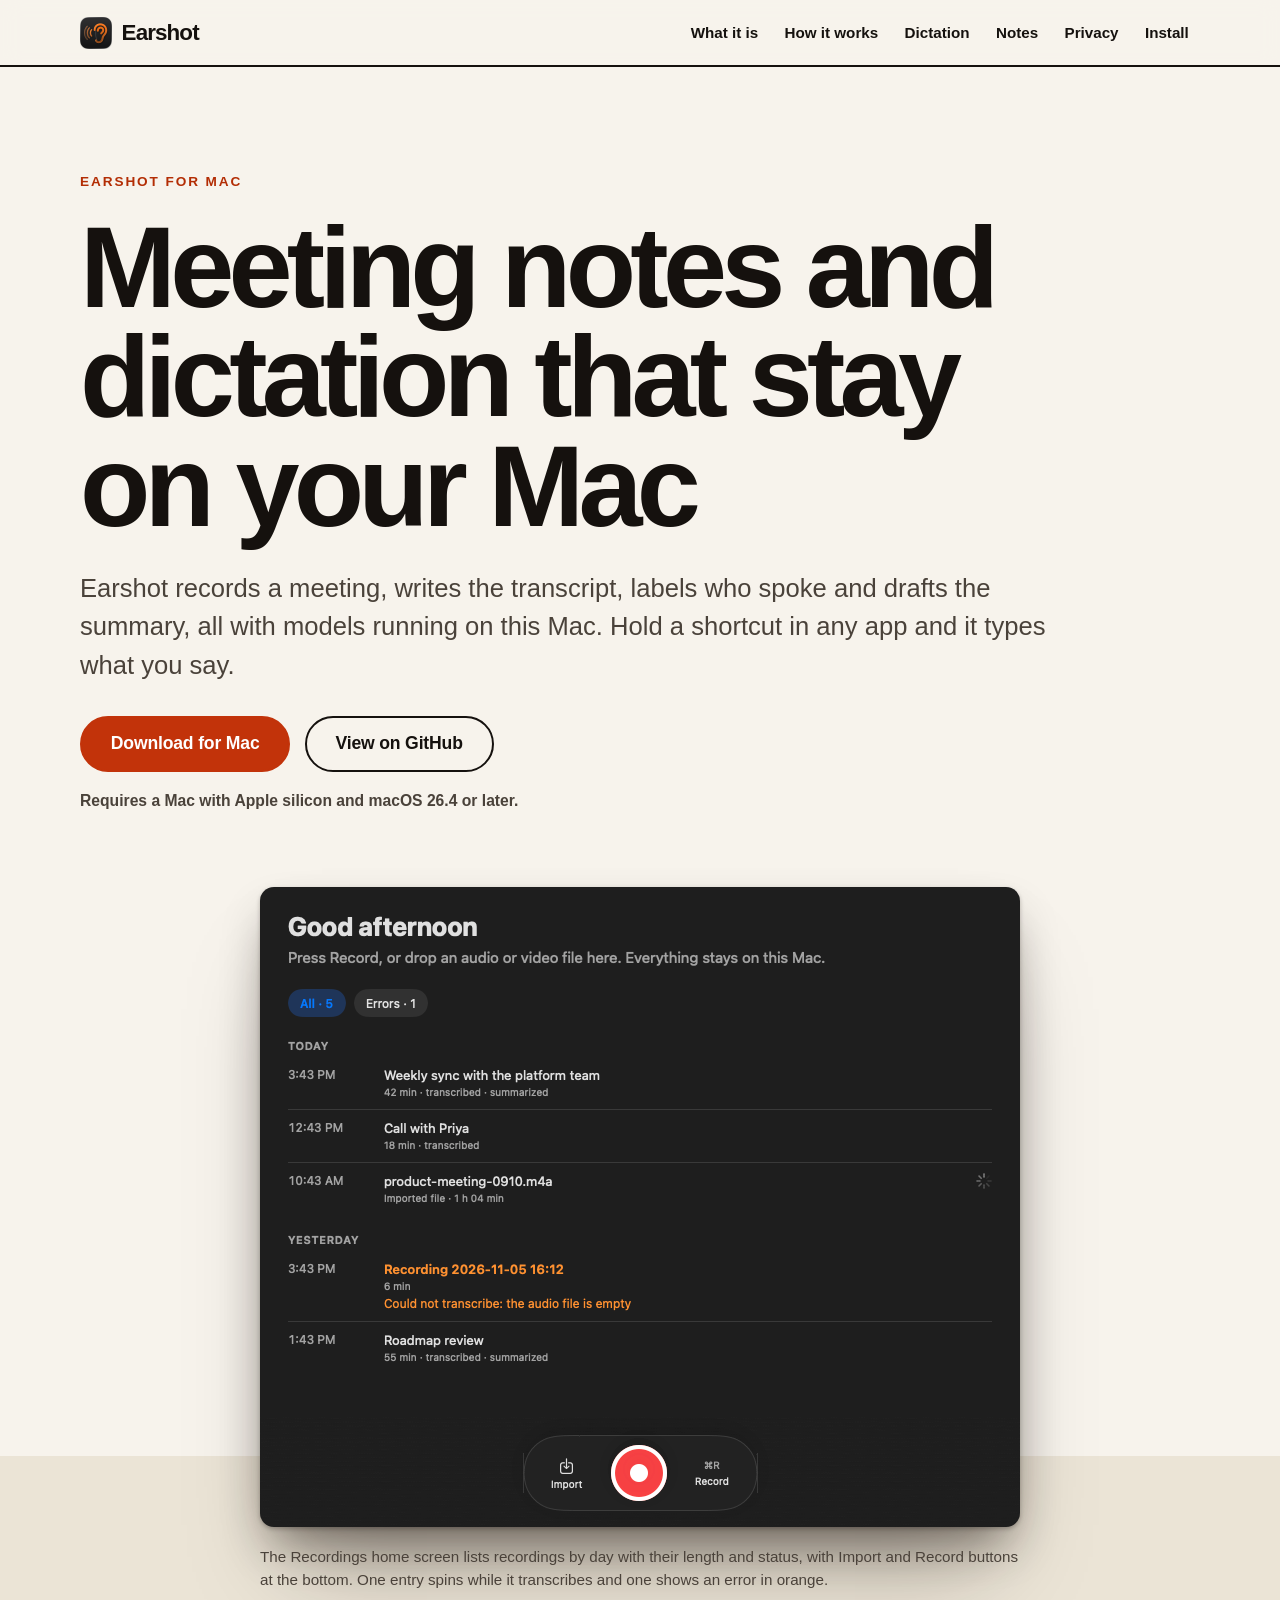
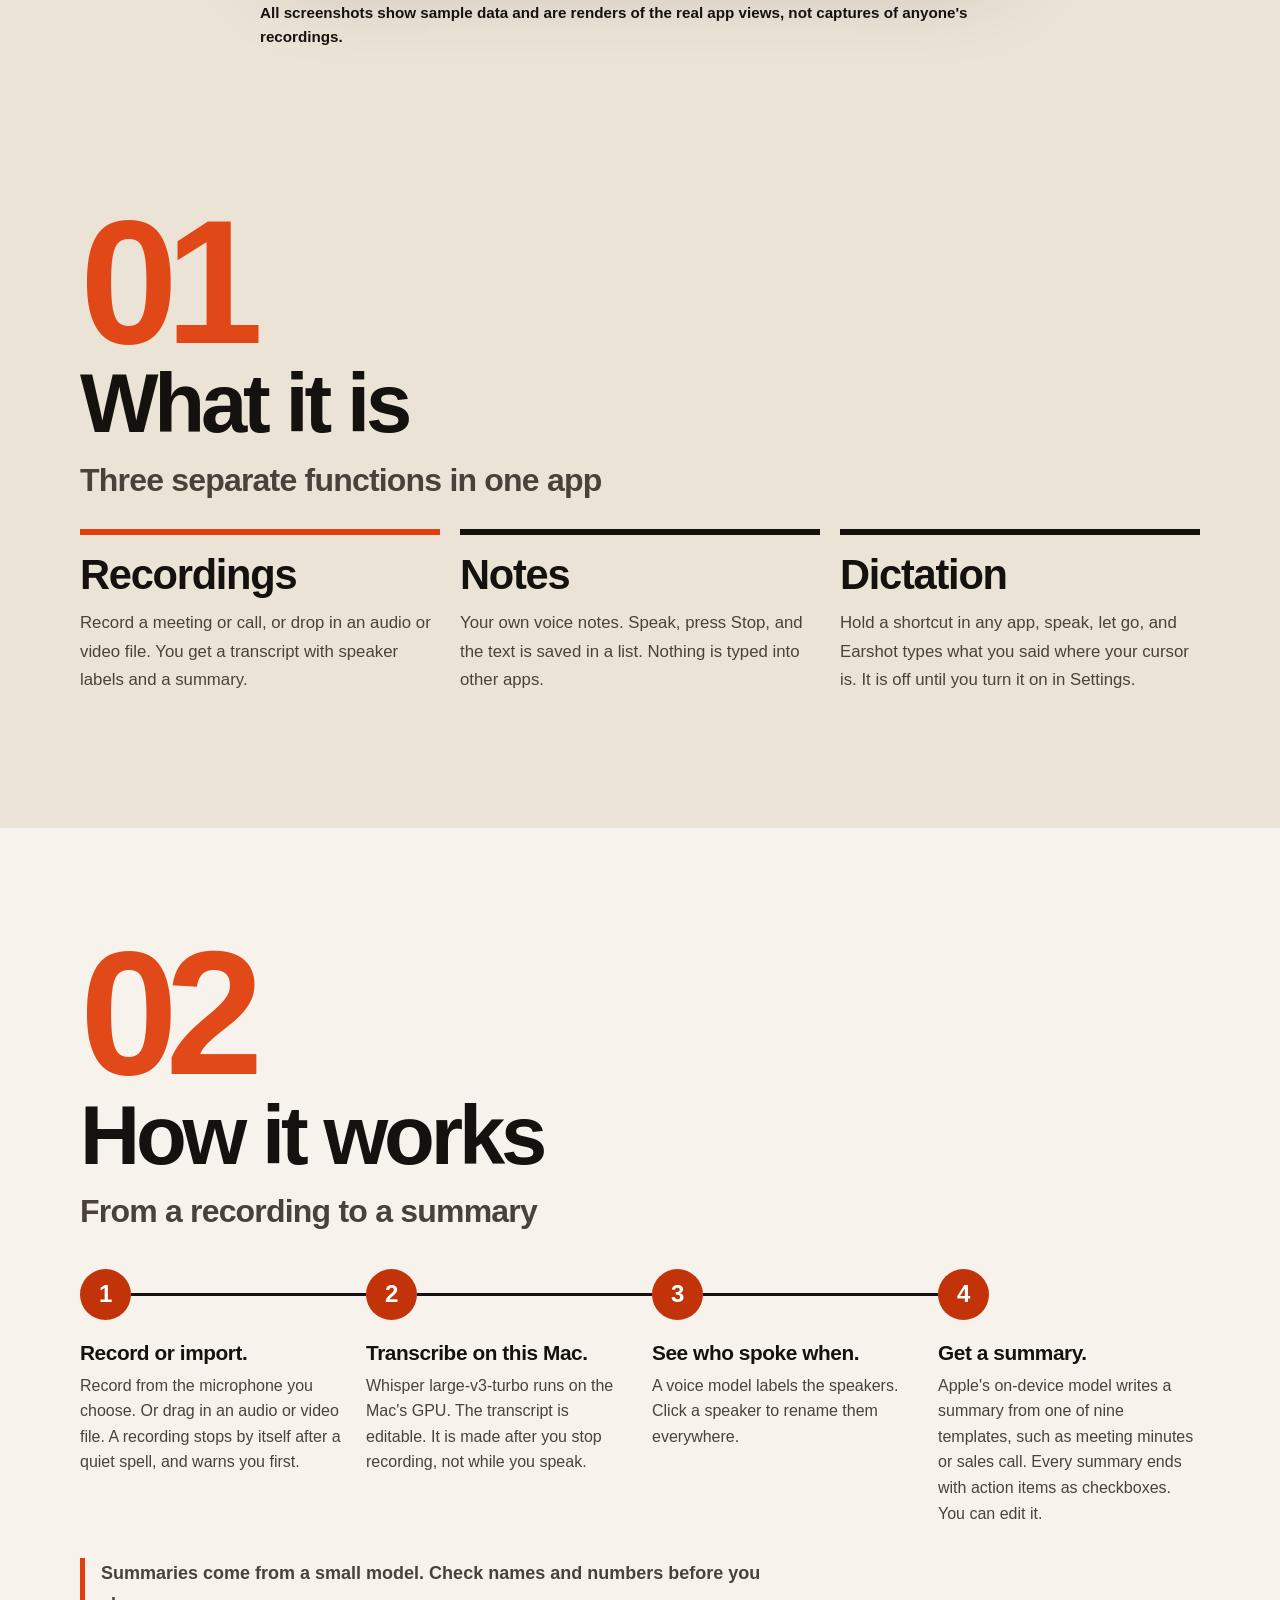
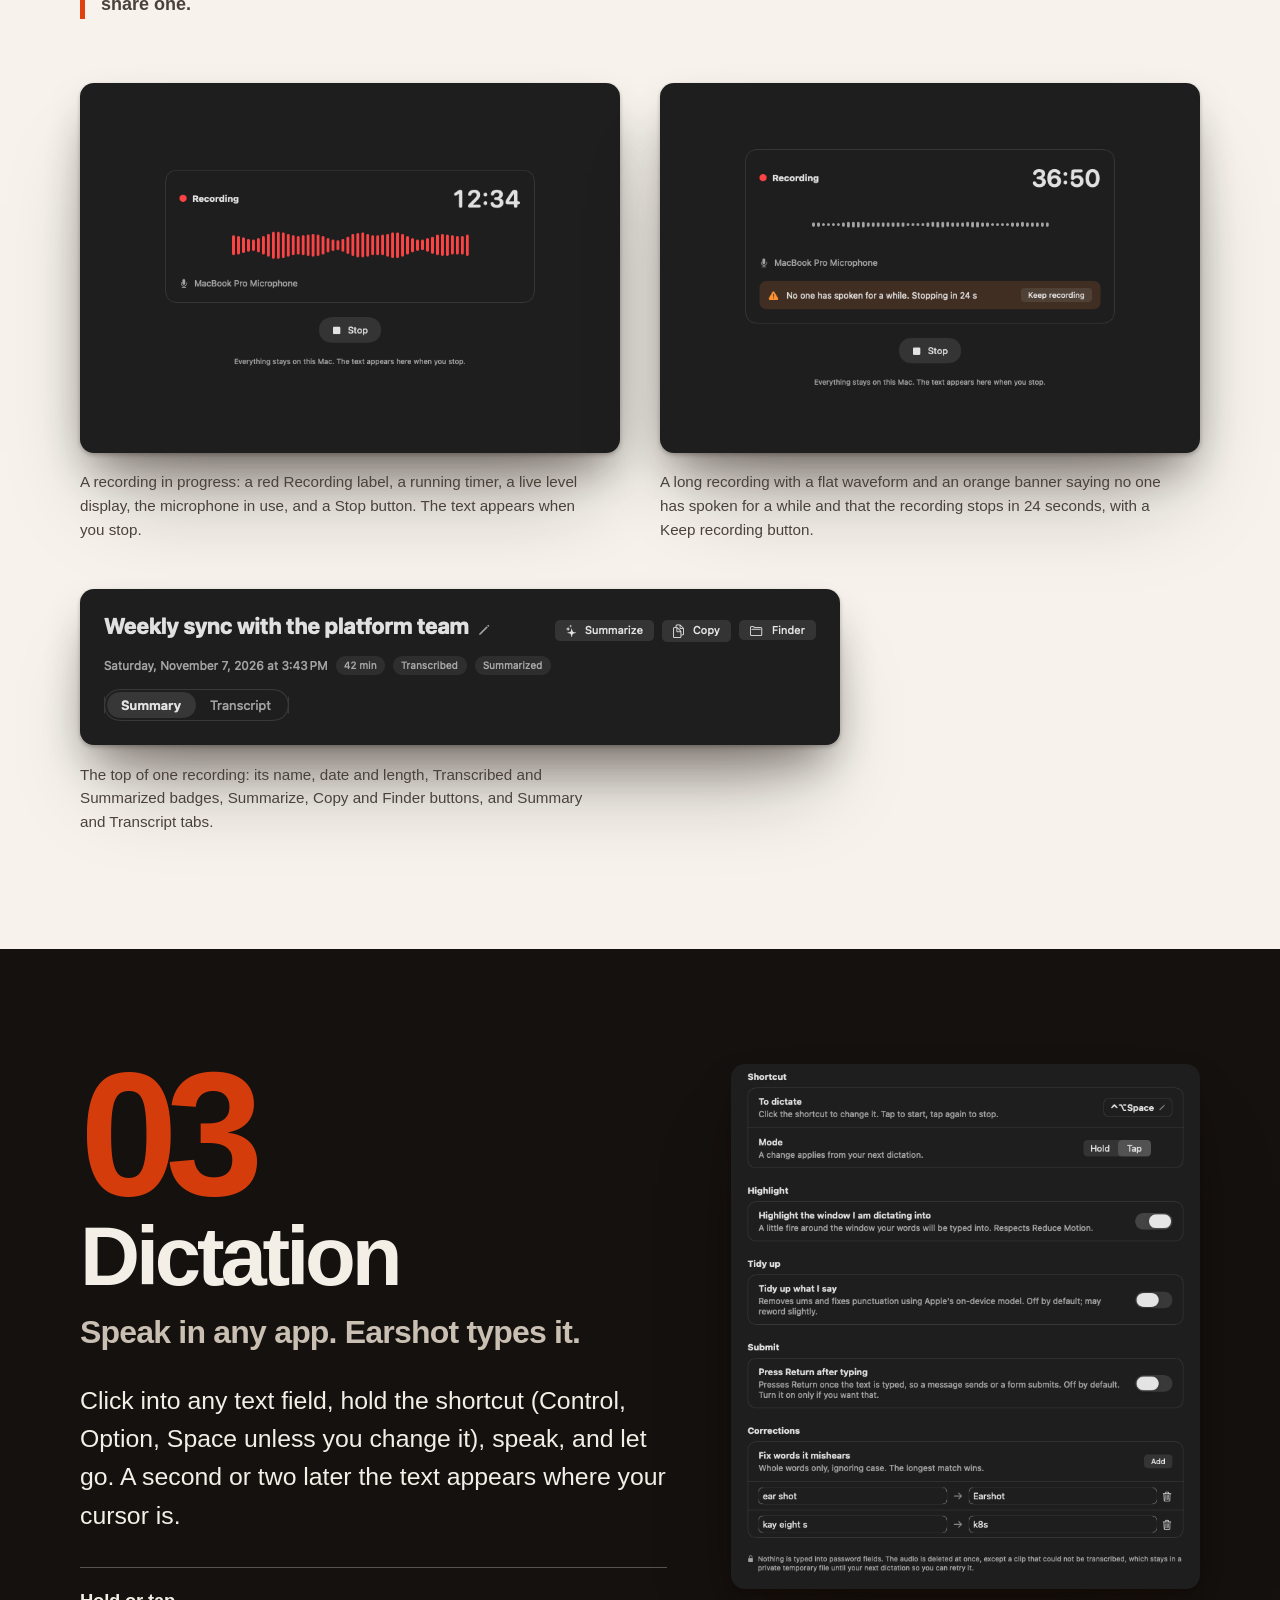
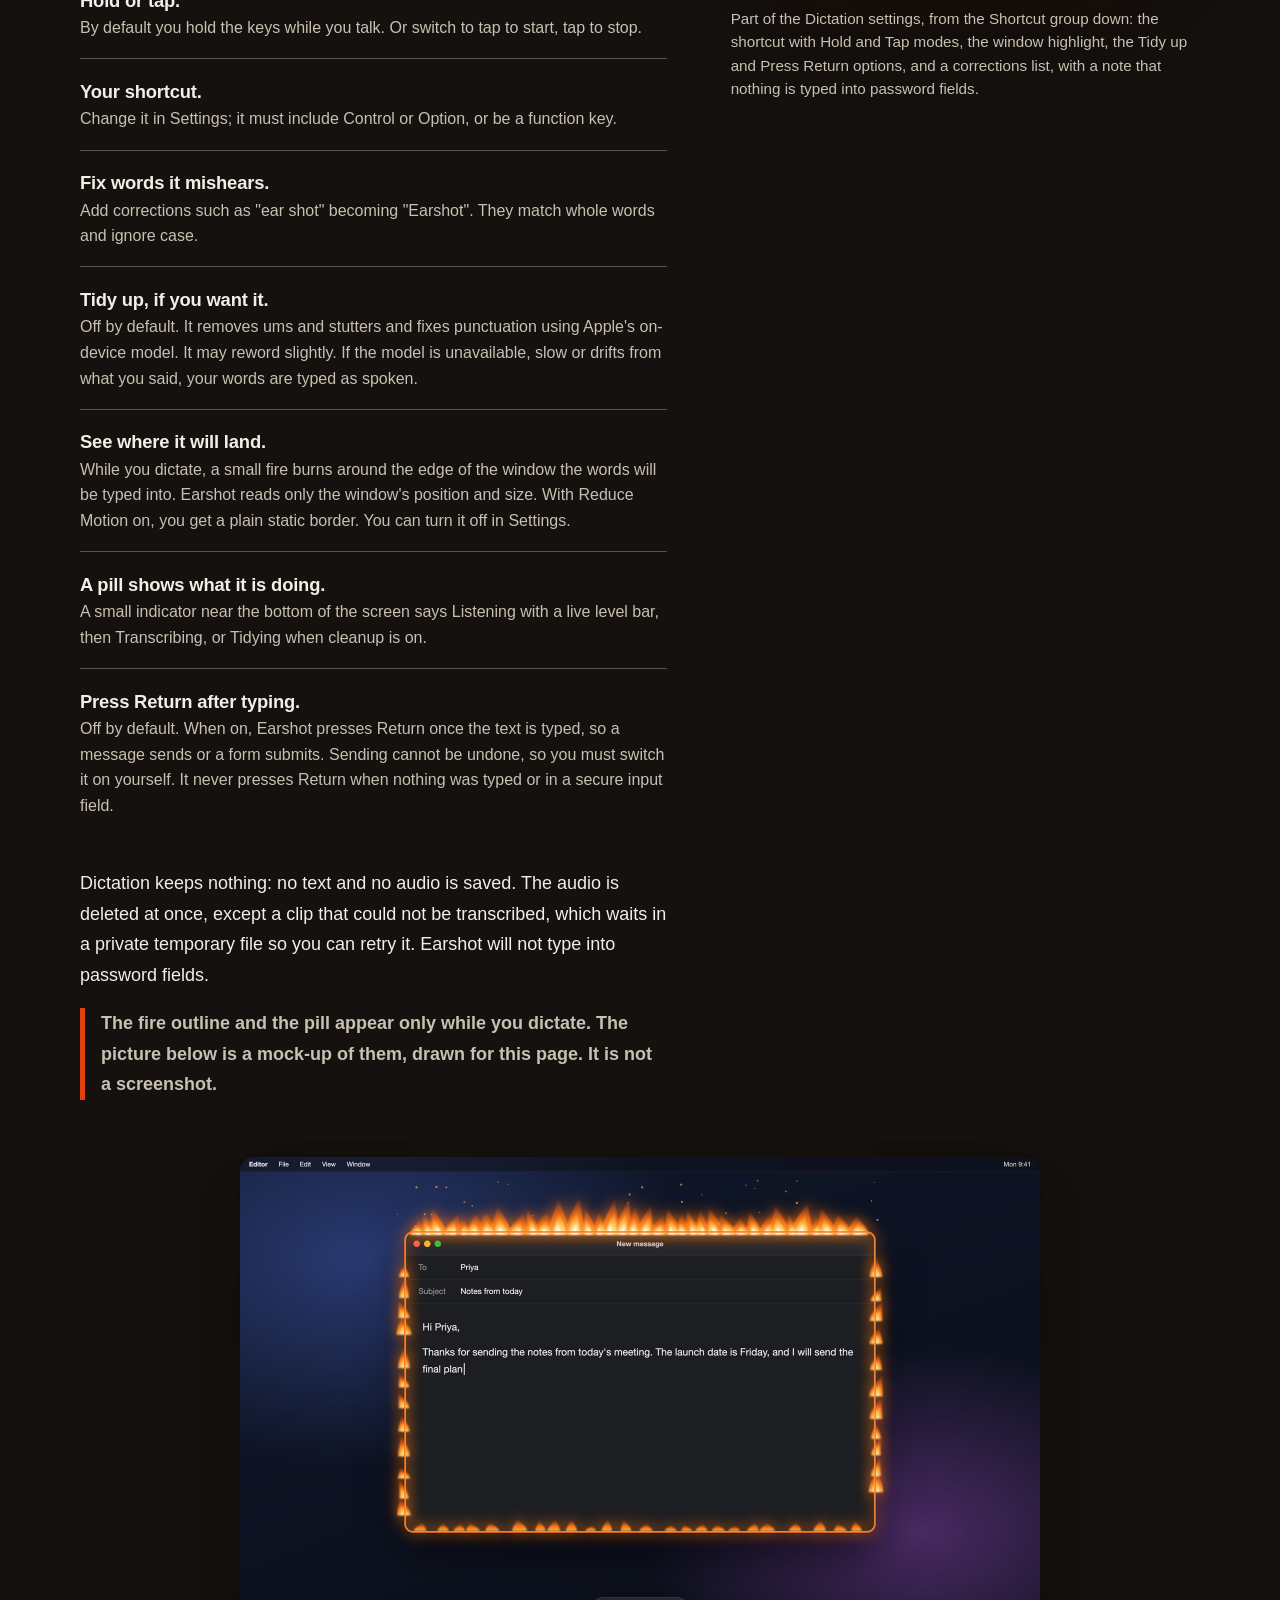
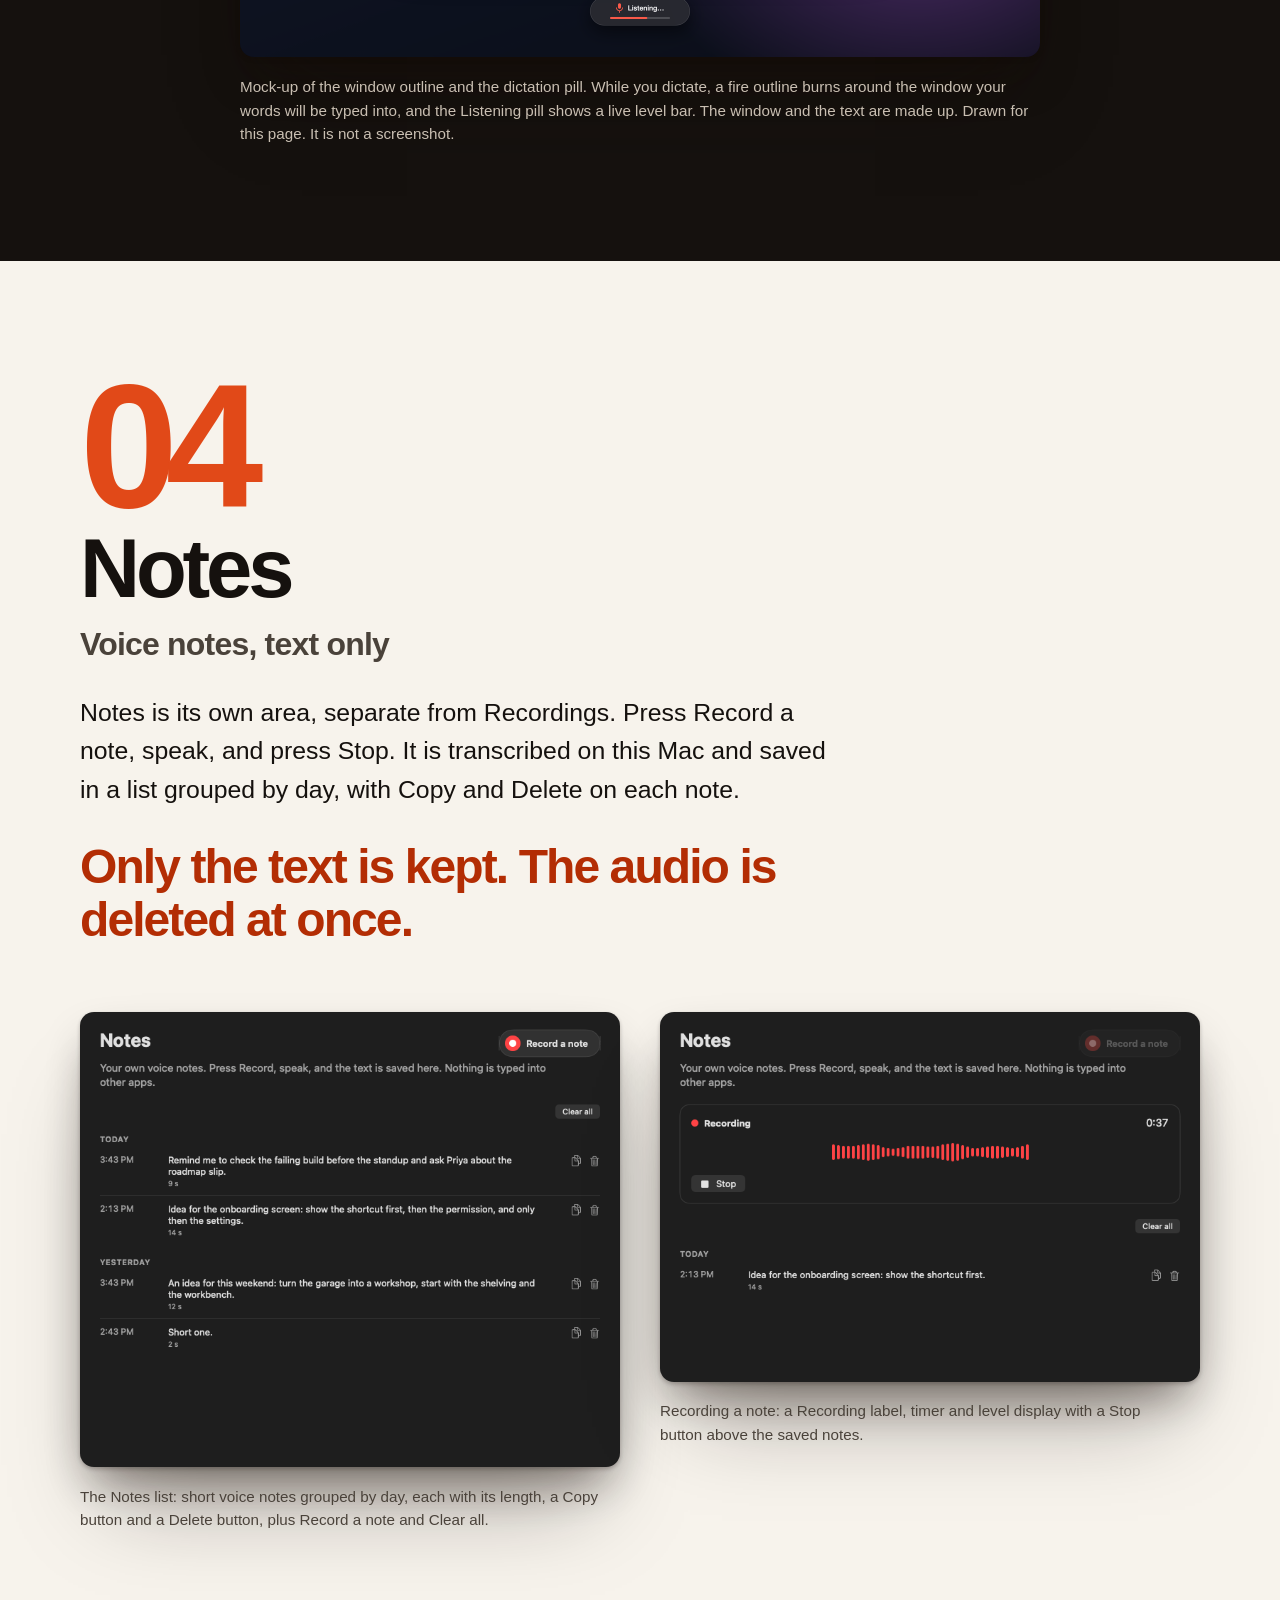
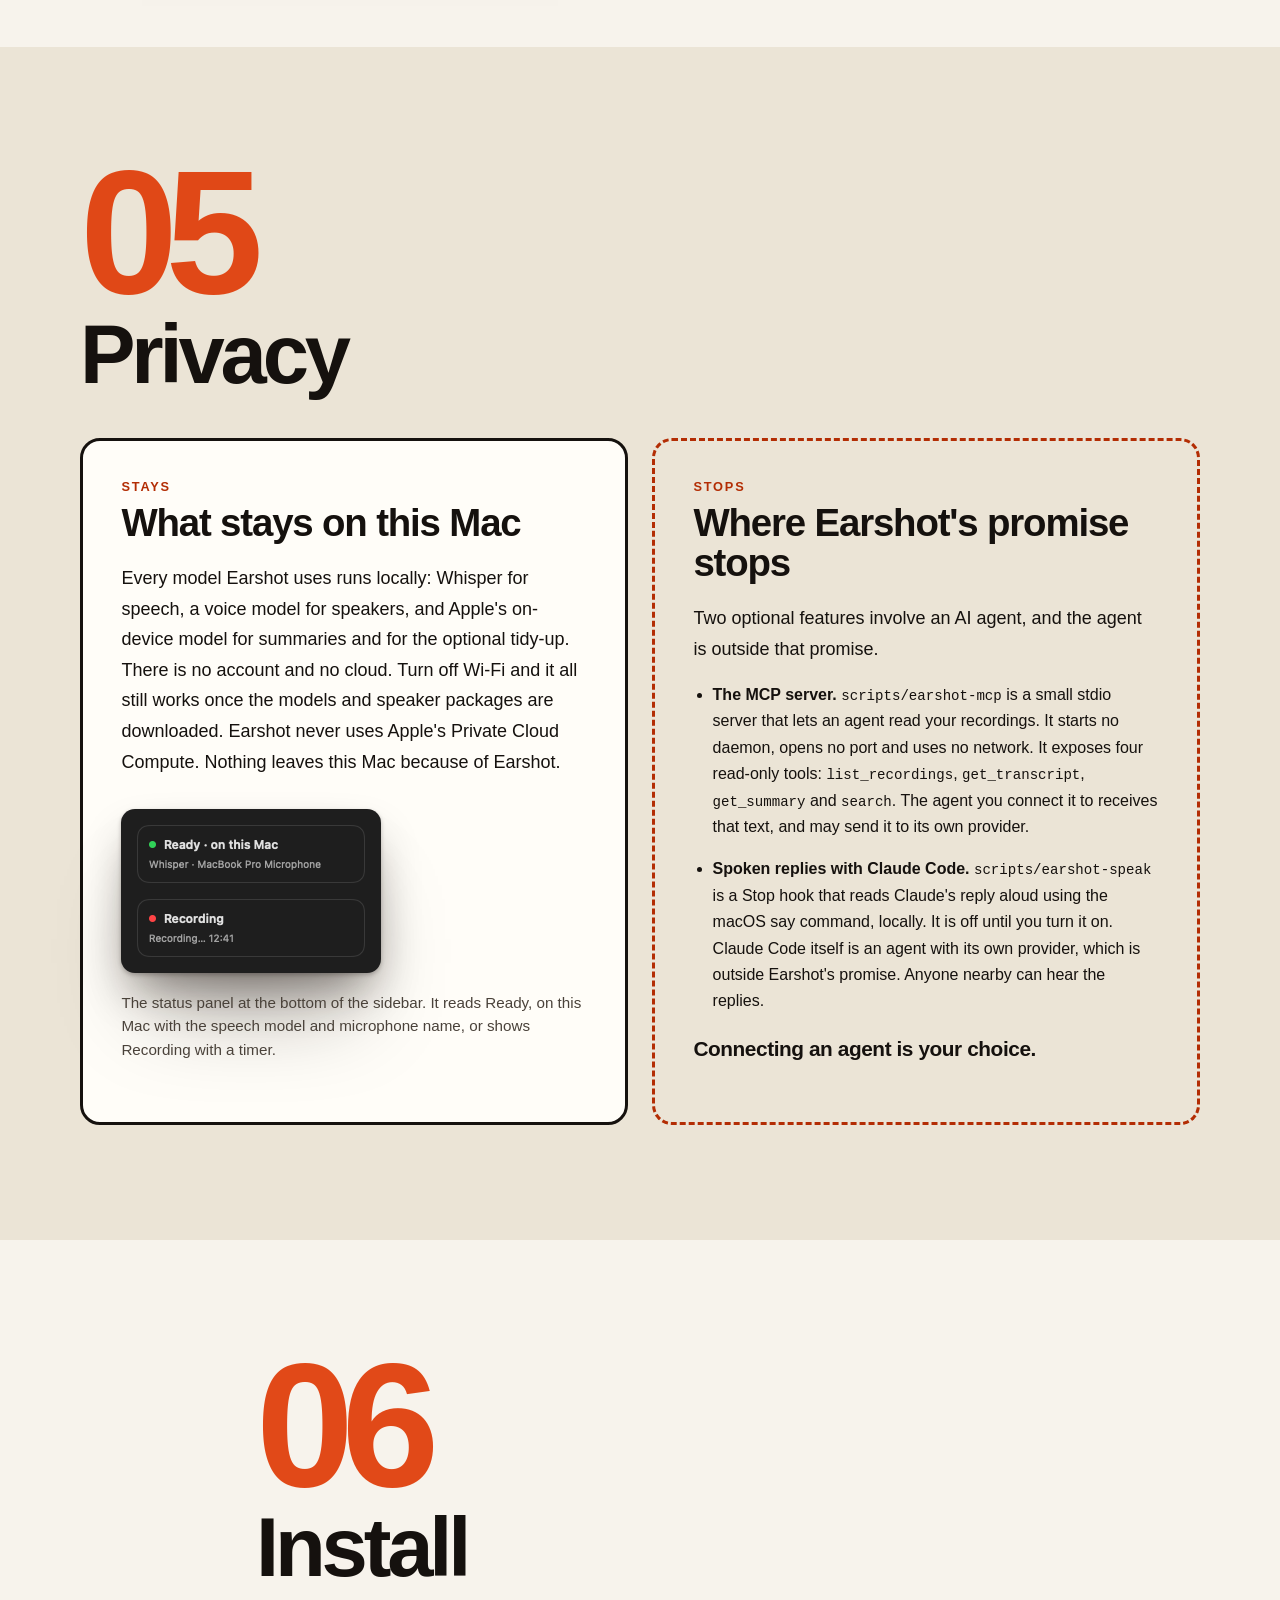
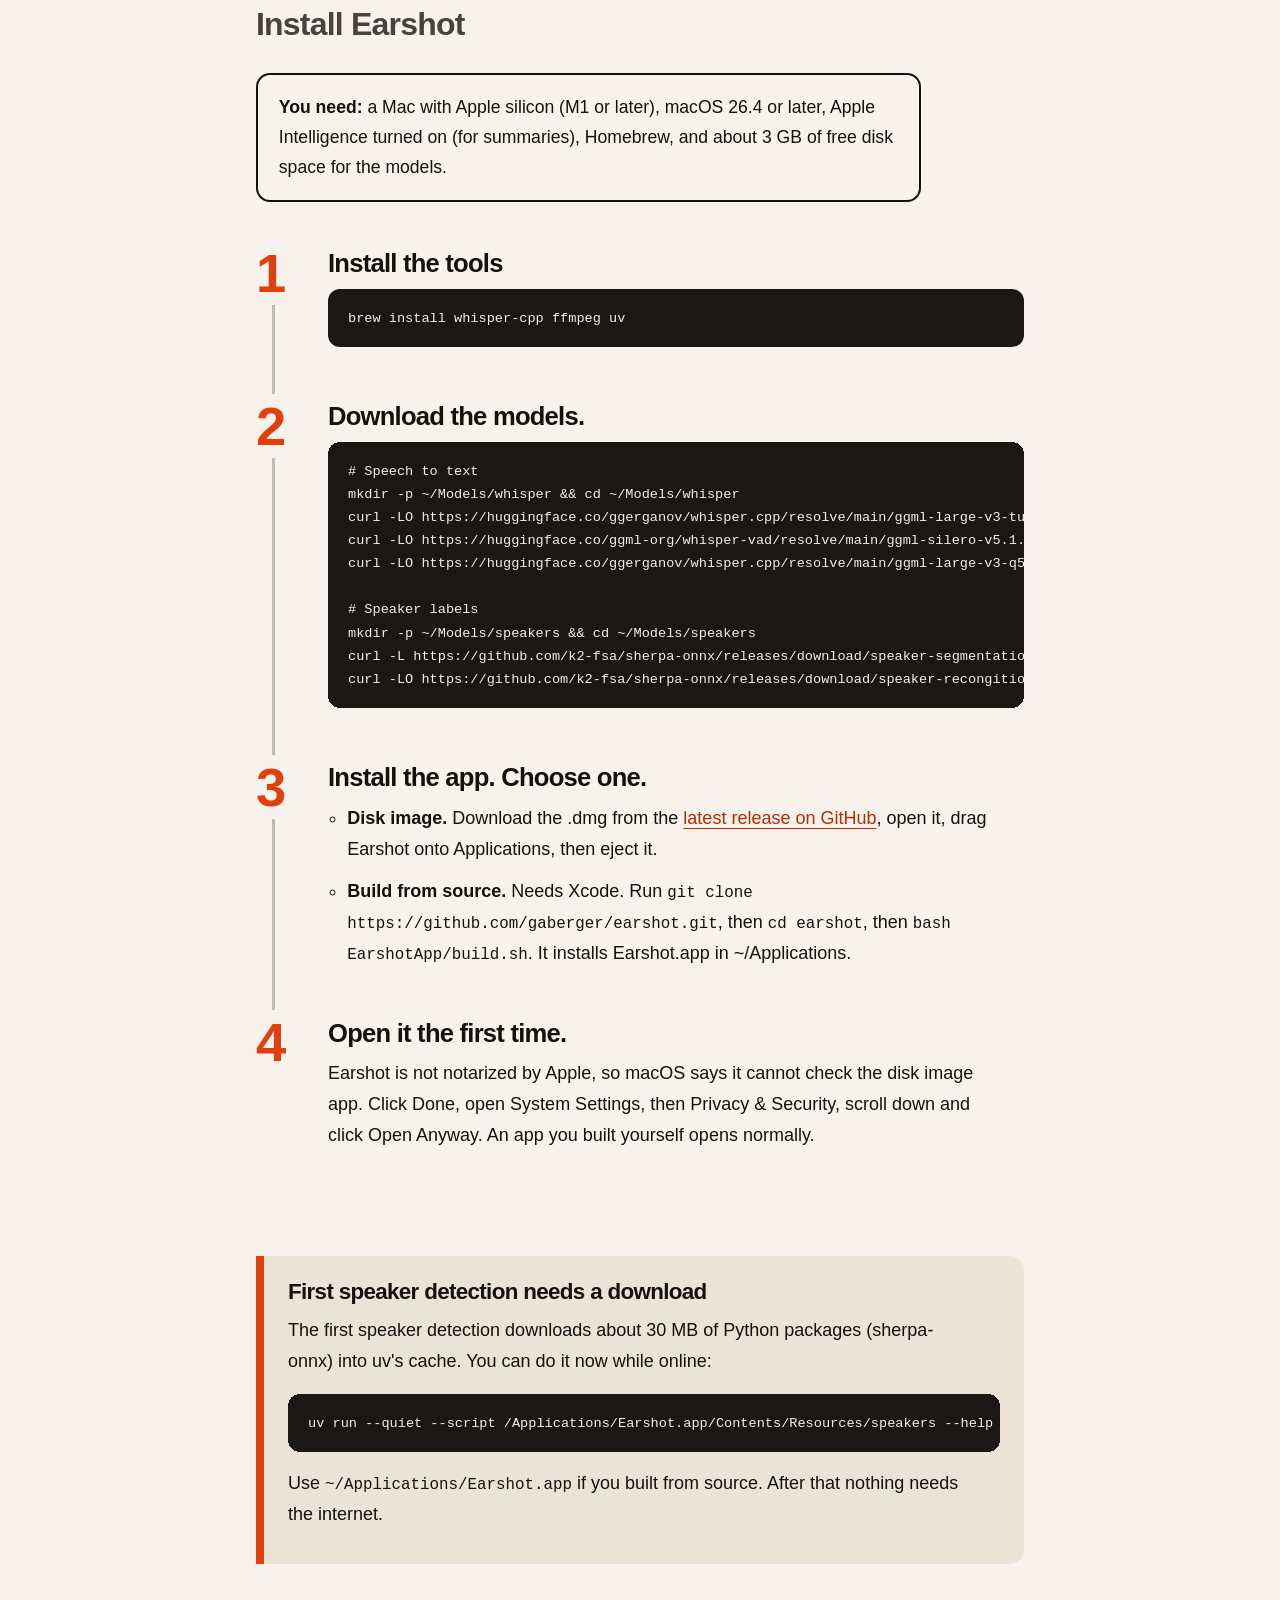
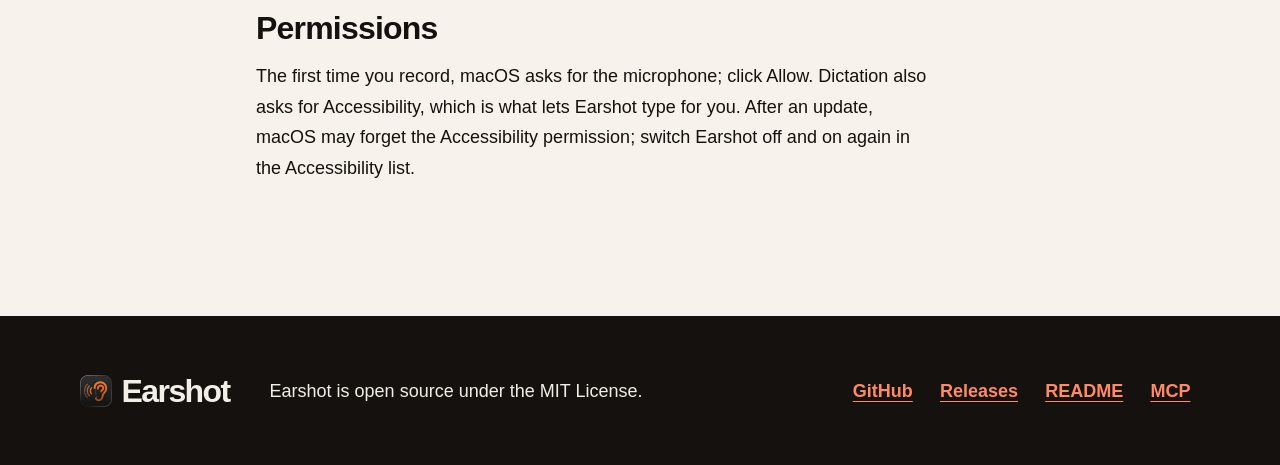
<file: site/index.html>
<!doctype html>
<html lang="en">
<head>
<meta charset="utf-8">
<meta name="viewport" content="width=device-width, initial-scale=1">
<title>Earshot - private meeting notes and dictation for Mac</title>
<meta name="description" content="Earshot records meetings on your Mac, transcribes them, labels who spoke and writes a summary. Everything runs on-device.">
<meta name="color-scheme" content="light dark">
<link rel="icon" type="image/png" href="earshot-logo.png">
<link rel="stylesheet" href="style.css">
</head>
<body>
<a class="skip" href="#main">Skip to content</a>

<header class="top">
  <div class="wrap top-in">
    <a class="brand" href="#top"><span class="mark" aria-hidden="true"></span>Earshot</a>
    <nav aria-label="Primary">
      <ul>
        <li><a href="#what">What it is</a></li>
        <li><a href="#how">How it works</a></li>
        <li><a href="#dictation">Dictation</a></li>
        <li><a href="#notes">Notes</a></li>
        <li><a href="#privacy">Privacy</a></li>
        <li><a href="#install">Install</a></li>
      </ul>
    </nav>
  </div>
</header>

<main id="main">
  <section class="hero" id="top" aria-labelledby="h1">
    <div class="wrap">
      <p class="kicker">Earshot for Mac</p>
      <h1 id="h1">Meeting notes and dictation that stay on your Mac</h1>
      <p class="lede">Earshot records a meeting, writes the transcript, labels who spoke and drafts the summary, all with models running on this Mac. Hold a shortcut in any app and it types what you say.</p>
      <p class="cta">
        <a class="btn btn-primary" href="https://github.com/gaberger/earshot/releases/latest">Download for Mac</a>
        <a class="btn btn-ghost" href="https://github.com/gaberger/earshot">View on GitHub</a>
      </p>
      <p class="req">Requires a Mac with Apple silicon and macOS 26.4 or later.</p>
      <figure class="shot hero-shot">
        <img src="img/recordings-home.png" width="760" height="640" alt="Earshot's recordings list in a dark window: meetings grouped by day with durations and transcribed or summarized status, and a red Record button with an Import button at the bottom.">
        <figcaption>The Recordings home screen lists recordings by day with their length and status, with Import and Record buttons at the bottom. One entry spins while it transcribes and one shows an error in orange.
          <span class="sample">All screenshots show sample data and are renders of the real app views, not captures of anyone's recordings.</span></figcaption>
      </figure>
    </div>
  </section>

  <section class="band band-alt" id="what" aria-labelledby="what-h">
    <div class="wrap">
      <p class="secno" aria-hidden="true">01</p>
      <h2 id="what-h">What it is</h2>
      <h3 class="sub">Three separate functions in one app</h3>
      <div class="three">
        <article class="fn">
          <h4>Recordings</h4>
          <p>Record a meeting or call, or drop in an audio or video file. You get a transcript with speaker labels and a summary.</p>
        </article>
        <article class="fn">
          <h4>Notes</h4>
          <p>Your own voice notes. Speak, press Stop, and the text is saved in a list. Nothing is typed into other apps.</p>
        </article>
        <article class="fn">
          <h4>Dictation</h4>
          <p>Hold a shortcut in any app, speak, let go, and Earshot types what you said where your cursor is. It is off until you turn it on in Settings.</p>
        </article>
      </div>
    </div>
  </section>

  <section class="band" id="how" aria-labelledby="how-h">
    <div class="wrap">
      <p class="secno" aria-hidden="true">02</p>
      <h2 id="how-h">How it works</h2>
      <h3 class="sub">From a recording to a summary</h3>
      <ol class="steps">
        <li><strong>Record or import.</strong> Record from the microphone you choose. Or drag in an audio or video file. A recording stops by itself after a quiet spell, and warns you first.</li>
        <li><strong>Transcribe on this Mac.</strong> Whisper large-v3-turbo runs on the Mac's GPU. The transcript is editable. It is made after you stop recording, not while you speak.</li>
        <li><strong>See who spoke when.</strong> A voice model labels the speakers. Click a speaker to rename them everywhere.</li>
        <li><strong>Get a summary.</strong> Apple's on-device model writes a summary from one of nine templates, such as meeting minutes or sales call. Every summary ends with action items as checkboxes. You can edit it.</li>
      </ol>
      <p class="aside">Summaries come from a small model. Check names and numbers before you share one.</p>

      <div class="gallery">
        <figure class="shot">
          <img loading="lazy" src="img/recording-live.png" width="760" height="520" alt="Earshot recording a meeting: a timer reading 12:34, a red audio waveform, the MacBook Pro Microphone as input, and a Stop button.">
          <figcaption>A recording in progress: a red Recording label, a running timer, a live level display, the microphone in use, and a Stop button. The text appears when you stop.</figcaption>
        </figure>
        <figure class="shot">
          <img loading="lazy" src="img/recording-auto-stop.png" width="760" height="520" alt="Earshot warning that no one has spoken for a while and that the recording will stop in 24 seconds, with a Keep recording button.">
          <figcaption>A long recording with a flat waveform and an orange banner saying no one has spoken for a while and that the recording stops in 24 seconds, with a Keep recording button.</figcaption>
        </figure>
        <figure class="shot wide">
          <img loading="lazy" src="img/recording-detail-header.png" width="760" height="156" alt="The top of a finished recording in Earshot: its title, 42 minute length, Transcribed and Summarized badges, Summarize, Copy and Finder buttons, and Summary and Transcript tabs.">
          <figcaption>The top of one recording: its name, date and length, Transcribed and Summarized badges, Summarize, Copy and Finder buttons, and Summary and Transcript tabs.</figcaption>
        </figure>
      </div>
    </div>
  </section>

  <section class="band band-ink" id="dictation" aria-labelledby="dict-h">
    <div class="wrap dict">
      <div class="dict-text">
        <p class="secno" aria-hidden="true">03</p>
        <h2 id="dict-h">Dictation</h2>
        <h3 class="sub">Speak in any app. Earshot types it.</h3>
        <p class="big">Click into any text field, hold the shortcut (Control, Option, Space unless you change it), speak, and let go. A second or two later the text appears where your cursor is.</p>
        <ul class="feat">
          <li><strong>Hold or tap.</strong> By default you hold the keys while you talk. Or switch to tap to start, tap to stop.</li>
          <li><strong>Your shortcut.</strong> Change it in Settings; it must include Control or Option, or be a function key.</li>
          <li><strong>Fix words it mishears.</strong> Add corrections such as "ear shot" becoming "Earshot". They match whole words and ignore case.</li>
          <li><strong>Tidy up, if you want it.</strong> Off by default. It removes ums and stutters and fixes punctuation using Apple's on-device model. It may reword slightly. If the model is unavailable, slow or drifts from what you said, your words are typed as spoken.</li>
          <li><strong>See where it will land.</strong> While you dictate, a small fire burns around the edge of the window the words will be typed into. Earshot reads only the window's position and size. With Reduce Motion on, you get a plain static border. You can turn it off in Settings.</li>
          <li><strong>A pill shows what it is doing.</strong> A small indicator near the bottom of the screen says Listening with a live level bar, then Transcribing, or Tidying when cleanup is on.</li>
          <li><strong>Press Return after typing.</strong> Off by default. When on, Earshot presses Return once the text is typed, so a message sends or a form submits. Sending cannot be undone, so you must switch it on yourself. It never presses Return when nothing was typed or in a secure input field.</li>
        </ul>
        <p>Dictation keeps nothing: no text and no audio is saved. The audio is deleted at once, except a clip that could not be transcribed, which waits in a private temporary file so you can retry it. Earshot will not type into password fields.</p>
        <p class="aside">The fire outline and the pill appear only while you dictate. The picture below is a mock-up of them, drawn for this page. It is not a screenshot.</p>
      </div>
      <figure class="shot dict-shot">
        <img loading="lazy" src="img/dictation-settings.png" width="680" height="761" alt="Earshot's dictation settings: a shortcut with Hold and Tap modes, toggles for window highlight, tidying up speech and pressing Return, and a list of word corrections.">
        <figcaption>Part of the Dictation settings, from the Shortcut group down: the shortcut with Hold and Tap modes, the window highlight, the Tidy up and Press Return options, and a corrections list, with a note that nothing is typed into password fields.</figcaption>
      </figure>
    </div>
    <div class="wrap">
      <figure class="shot dict-mockup">
        <img loading="lazy" src="img/dictation-outline-mockup.png" width="800" height="500" alt="Mock-up of a message window with a glowing orange fire outline around it while you dictate, and the Listening pill with its level bar at the bottom of the screen.">
        <figcaption>Mock-up of the window outline and the dictation pill. While you dictate, a fire outline burns around the window your words will be typed into, and the Listening pill shows a live level bar. The window and the text are made up. Drawn for this page. It is not a screenshot.</figcaption>
      </figure>
    </div>
  </section>

  <section class="band" id="notes" aria-labelledby="notes-h">
    <div class="wrap">
      <p class="secno" aria-hidden="true">04</p>
      <h2 id="notes-h">Notes</h2>
      <h3 class="sub">Voice notes, text only</h3>
      <div class="notes-grid">
        <div class="notes-text">
          <p class="big">Notes is its own area, separate from Recordings. Press Record a note, speak, and press Stop. It is transcribed on this Mac and saved in a list grouped by day, with Copy and Delete on each note.</p>
          <p class="pull">Only the text is kept. The audio is deleted at once.</p>
        </div>
        <figure class="shot">
          <img loading="lazy" src="img/notes-list.png" width="760" height="640" alt="Earshot's Notes page listing short voice notes as text with their times and lengths, each with copy and delete buttons.">
          <figcaption>The Notes list: short voice notes grouped by day, each with its length, a Copy button and a Delete button, plus Record a note and Clear all.</figcaption>
        </figure>
        <figure class="shot">
          <img loading="lazy" src="img/notes-recording.png" width="760" height="520" alt="Earshot recording a voice note: a red waveform with a 0:37 timer and a Stop button above a saved note.">
          <figcaption>Recording a note: a Recording label, timer and level display with a Stop button above the saved notes.</figcaption>
        </figure>
      </div>
    </div>
  </section>

  <section class="band band-alt" id="privacy" aria-labelledby="priv-h">
    <div class="wrap">
      <p class="secno" aria-hidden="true">05</p>
      <h2 id="priv-h">Privacy</h2>
      <div class="panels">
        <div class="panel panel-in">
          <h3>What stays on this Mac</h3>
          <p>Every model Earshot uses runs locally: Whisper for speech, a voice model for speakers, and Apple's on-device model for summaries and for the optional tidy-up. There is no account and no cloud. Turn off Wi-Fi and it all still works once the models and speaker packages are downloaded. Earshot never uses Apple's Private Cloud Compute. Nothing leaves this Mac because of Earshot.</p>
          <figure class="shot status-shot">
            <img loading="lazy" src="img/sidebar-status.png" width="260" height="164" alt="Two Earshot status cards: Ready on this Mac with the Whisper model and microphone named, and a Recording card with a 12:41 timer.">
            <figcaption>The status panel at the bottom of the sidebar. It reads Ready, on this Mac with the speech model and microphone name, or shows Recording with a timer.</figcaption>
          </figure>
        </div>
        <div class="panel panel-out">
          <h3>Where Earshot's promise stops</h3>
          <p>Two optional features involve an AI agent, and the agent is outside that promise.</p>
          <ul>
            <li><strong>The MCP server.</strong> <code>scripts/earshot-mcp</code> is a small stdio server that lets an agent read your recordings. It starts no daemon, opens no port and uses no network. It exposes four read-only tools: <code>list_recordings</code>, <code>get_transcript</code>, <code>get_summary</code> and <code>search</code>. The agent you connect it to receives that text, and may send it to its own provider.</li>
            <li><strong>Spoken replies with Claude Code.</strong> <code>scripts/earshot-speak</code> is a Stop hook that reads Claude's reply aloud using the macOS say command, locally. It is off until you turn it on. Claude Code itself is an agent with its own provider, which is outside Earshot's promise. Anyone nearby can hear the replies.</li>
          </ul>
          <p class="choice">Connecting an agent is your choice.</p>
        </div>
      </div>
    </div>
  </section>

  <section class="band" id="install" aria-labelledby="inst-h">
    <div class="wrap narrow">
      <p class="secno" aria-hidden="true">06</p>
      <h2 id="inst-h">Install</h2>
      <h3 class="sub">Install Earshot</h3>
      <p class="need"><strong>You need:</strong> a Mac with Apple silicon (M1 or later), macOS 26.4 or later, Apple Intelligence turned on (for summaries), Homebrew, and about 3 GB of free disk space for the models.</p>
      <ol class="inst">
        <li>
          <h4>Install the tools</h4>
          <pre><code>brew install whisper-cpp ffmpeg uv</code></pre>
        </li>
        <li>
          <h4>Download the models.</h4>
          <pre><code># Speech to text
mkdir -p ~/Models/whisper &amp;&amp; cd ~/Models/whisper
curl -LO https://huggingface.co/ggerganov/whisper.cpp/resolve/main/ggml-large-v3-turbo.bin   # 1.6 GB, required
curl -LO https://huggingface.co/ggml-org/whisper-vad/resolve/main/ggml-silero-v5.1.2.bin      # 1 MB, skips silence
curl -LO https://huggingface.co/ggerganov/whisper.cpp/resolve/main/ggml-large-v3-q5_0.bin     # 1.1 GB, only for Translate

# Speaker labels
mkdir -p ~/Models/speakers &amp;&amp; cd ~/Models/speakers
curl -L https://github.com/k2-fsa/sherpa-onnx/releases/download/speaker-segmentation-models/sherpa-onnx-pyannote-segmentation-3-0.tar.bz2 | tar xj
curl -LO https://github.com/k2-fsa/sherpa-onnx/releases/download/speaker-recongition-models/wespeaker_en_voxceleb_resnet34_LM.onnx</code></pre>
        </li>
        <li>
          <h4>Install the app. Choose one.</h4>
          <ul>
            <li><strong>Disk image.</strong> Download the .dmg from the <a href="https://github.com/gaberger/earshot/releases">latest release on GitHub</a>, open it, drag Earshot onto Applications, then eject it.</li>
            <li><strong>Build from source.</strong> Needs Xcode. Run <code>git clone https://github.com/gaberger/earshot.git</code>, then <code>cd earshot</code>, then <code>bash EarshotApp/build.sh</code>. It installs Earshot.app in ~/Applications.</li>
          </ul>
        </li>
        <li>
          <h4>Open it the first time.</h4>
          <p>Earshot is not notarized by Apple, so macOS says it cannot check the disk image app. Click Done, open System Settings, then Privacy &amp; Security, scroll down and click Open Anyway. An app you built yourself opens normally.</p>
        </li>
      </ol>
      <div class="note">
        <h4>First speaker detection needs a download</h4>
        <p>The first speaker detection downloads about 30 MB of Python packages (sherpa-onnx) into uv's cache. You can do it now while online:</p>
        <pre><code>uv run --quiet --script /Applications/Earshot.app/Contents/Resources/speakers --help</code></pre>
        <p>Use <code>~/Applications/Earshot.app</code> if you built from source. After that nothing needs the internet.</p>
      </div>
      <h3 class="sub small">Permissions</h3>
      <p>The first time you record, macOS asks for the microphone; click Allow. Dictation also asks for Accessibility, which is what lets Earshot type for you. After an update, macOS may forget the Accessibility permission; switch Earshot off and on again in the Accessibility list.</p>
    </div>
  </section>
</main>

<footer class="foot">
  <div class="wrap foot-in">
    <p class="foot-brand"><span class="mark" aria-hidden="true"></span>Earshot</p>
    <p>Earshot is open source under the MIT License.</p>
    <ul>
      <li><a href="https://github.com/gaberger/earshot">GitHub</a></li>
      <li><a href="https://github.com/gaberger/earshot/releases">Releases</a></li>
      <li><a href="https://github.com/gaberger/earshot#readme">README</a></li>
      <li><a href="https://modelcontextprotocol.io">MCP</a></li>
    </ul>
  </div>
</footer>
</body>
</html>
</file>
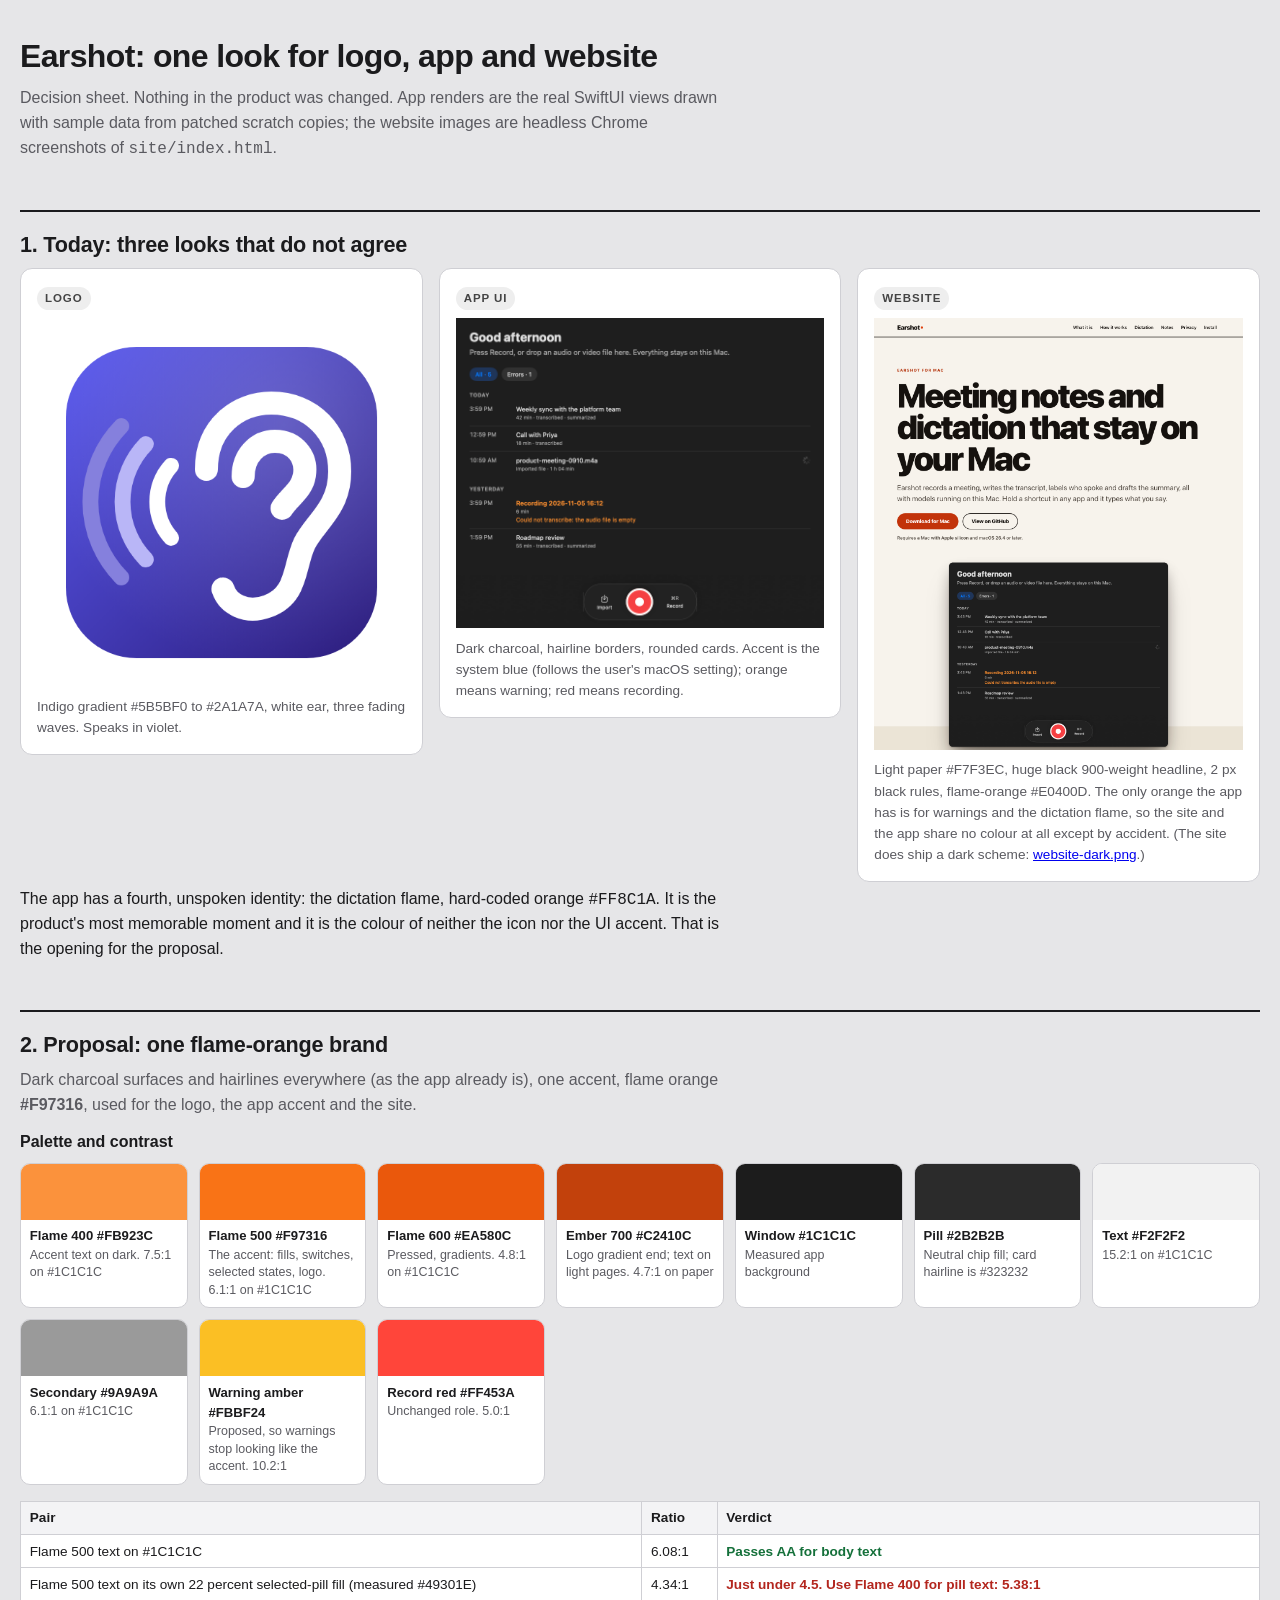
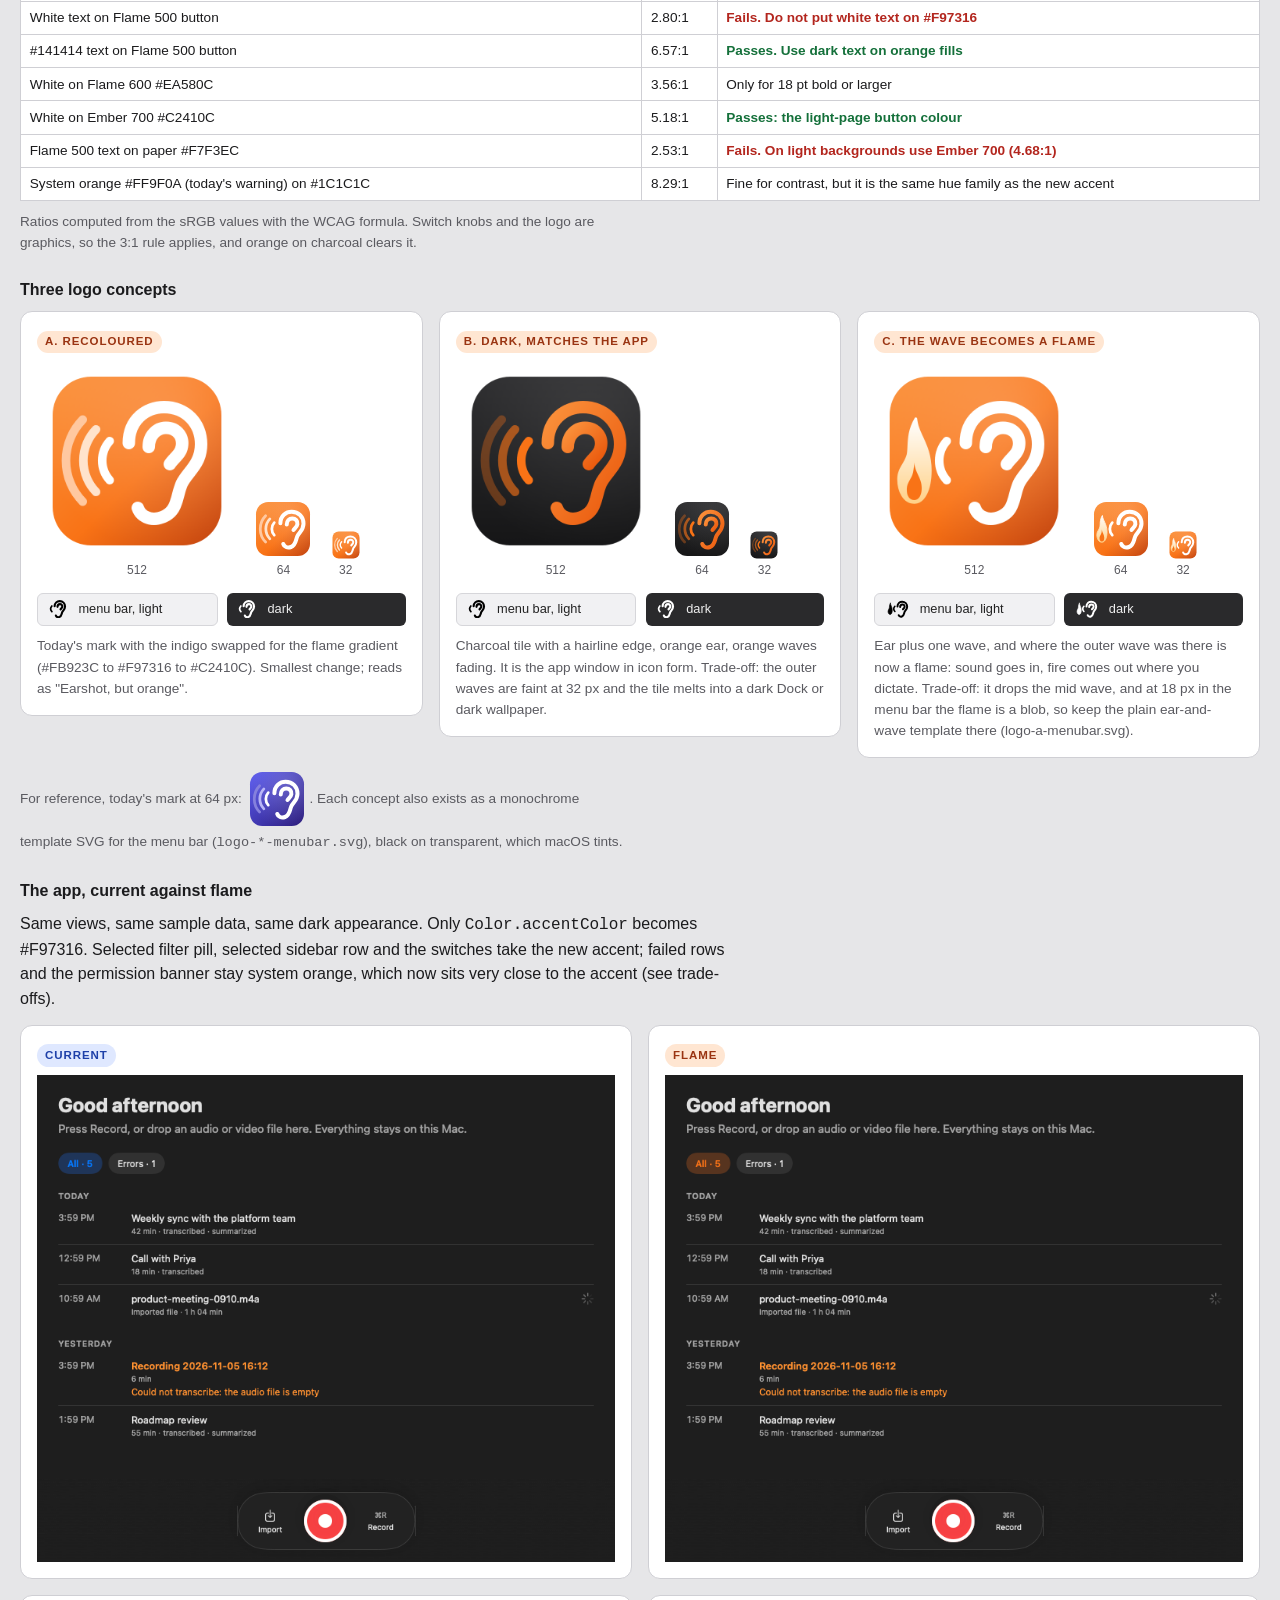
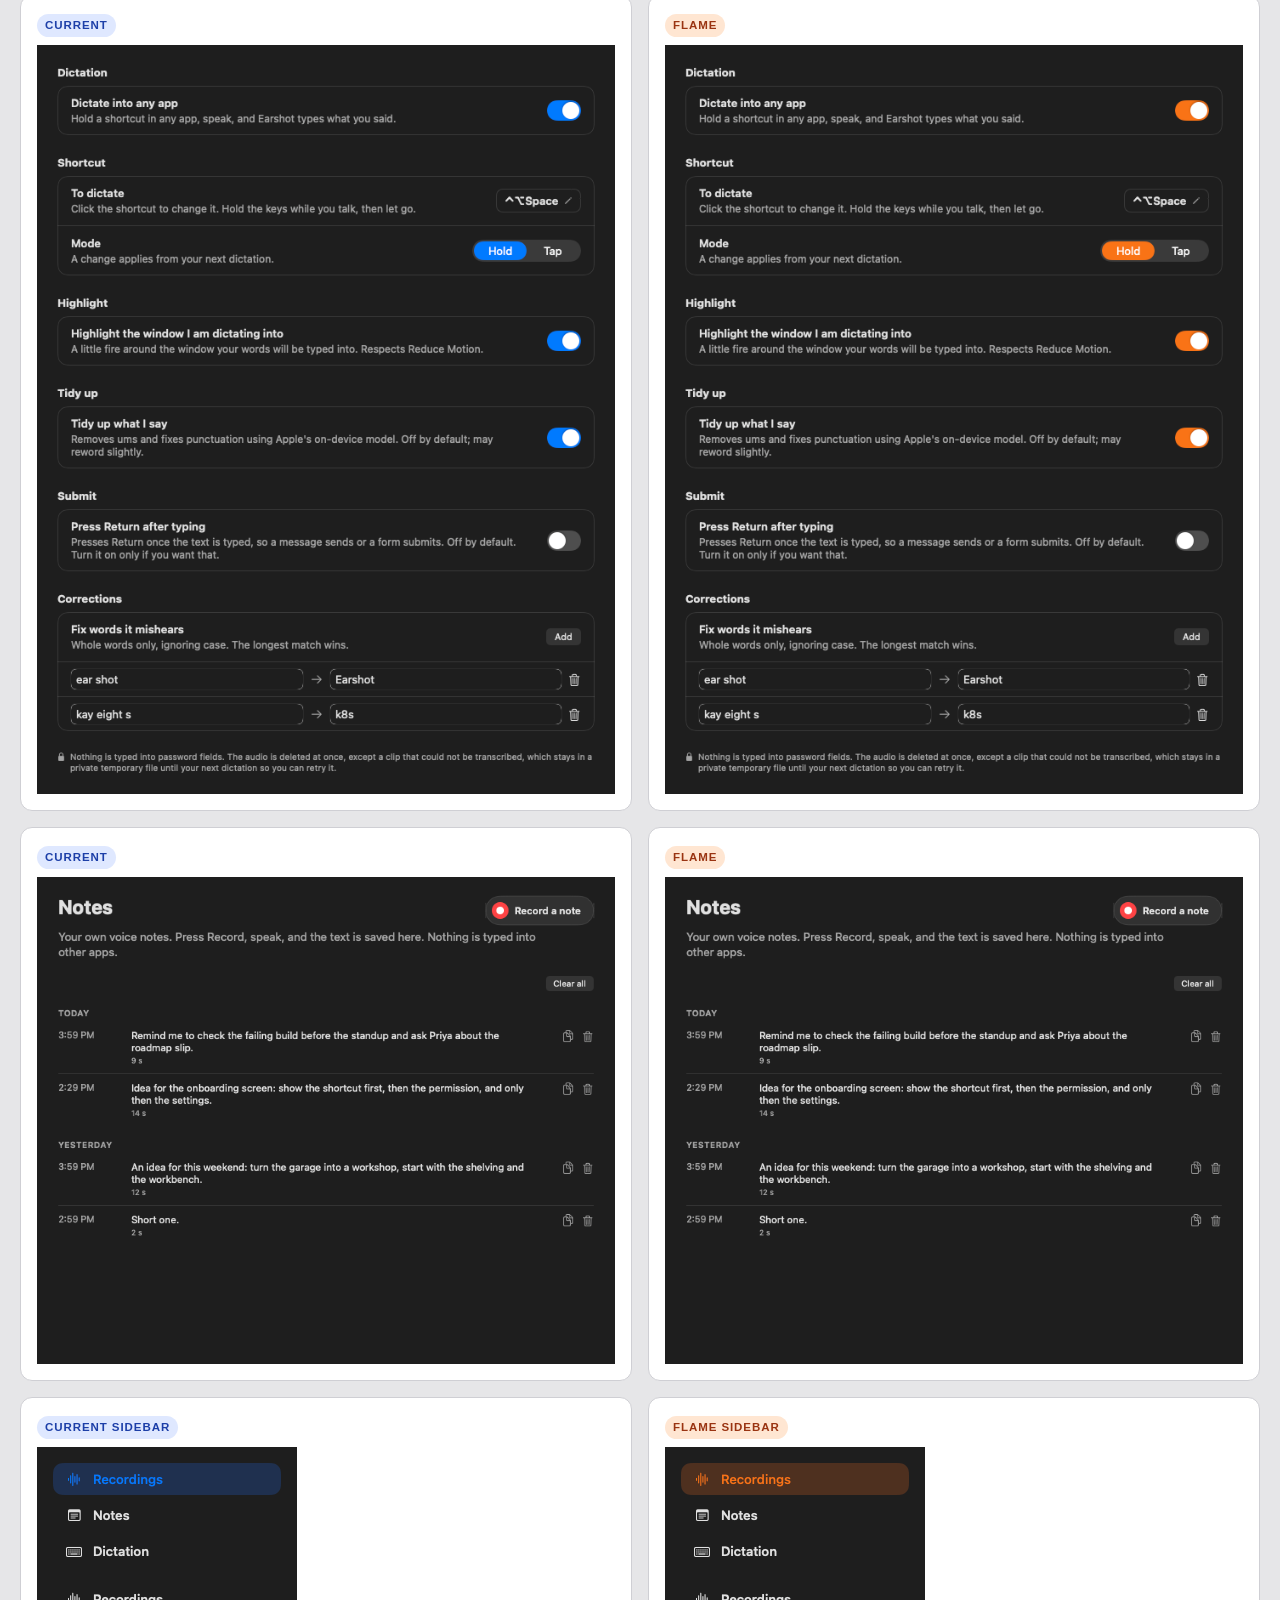
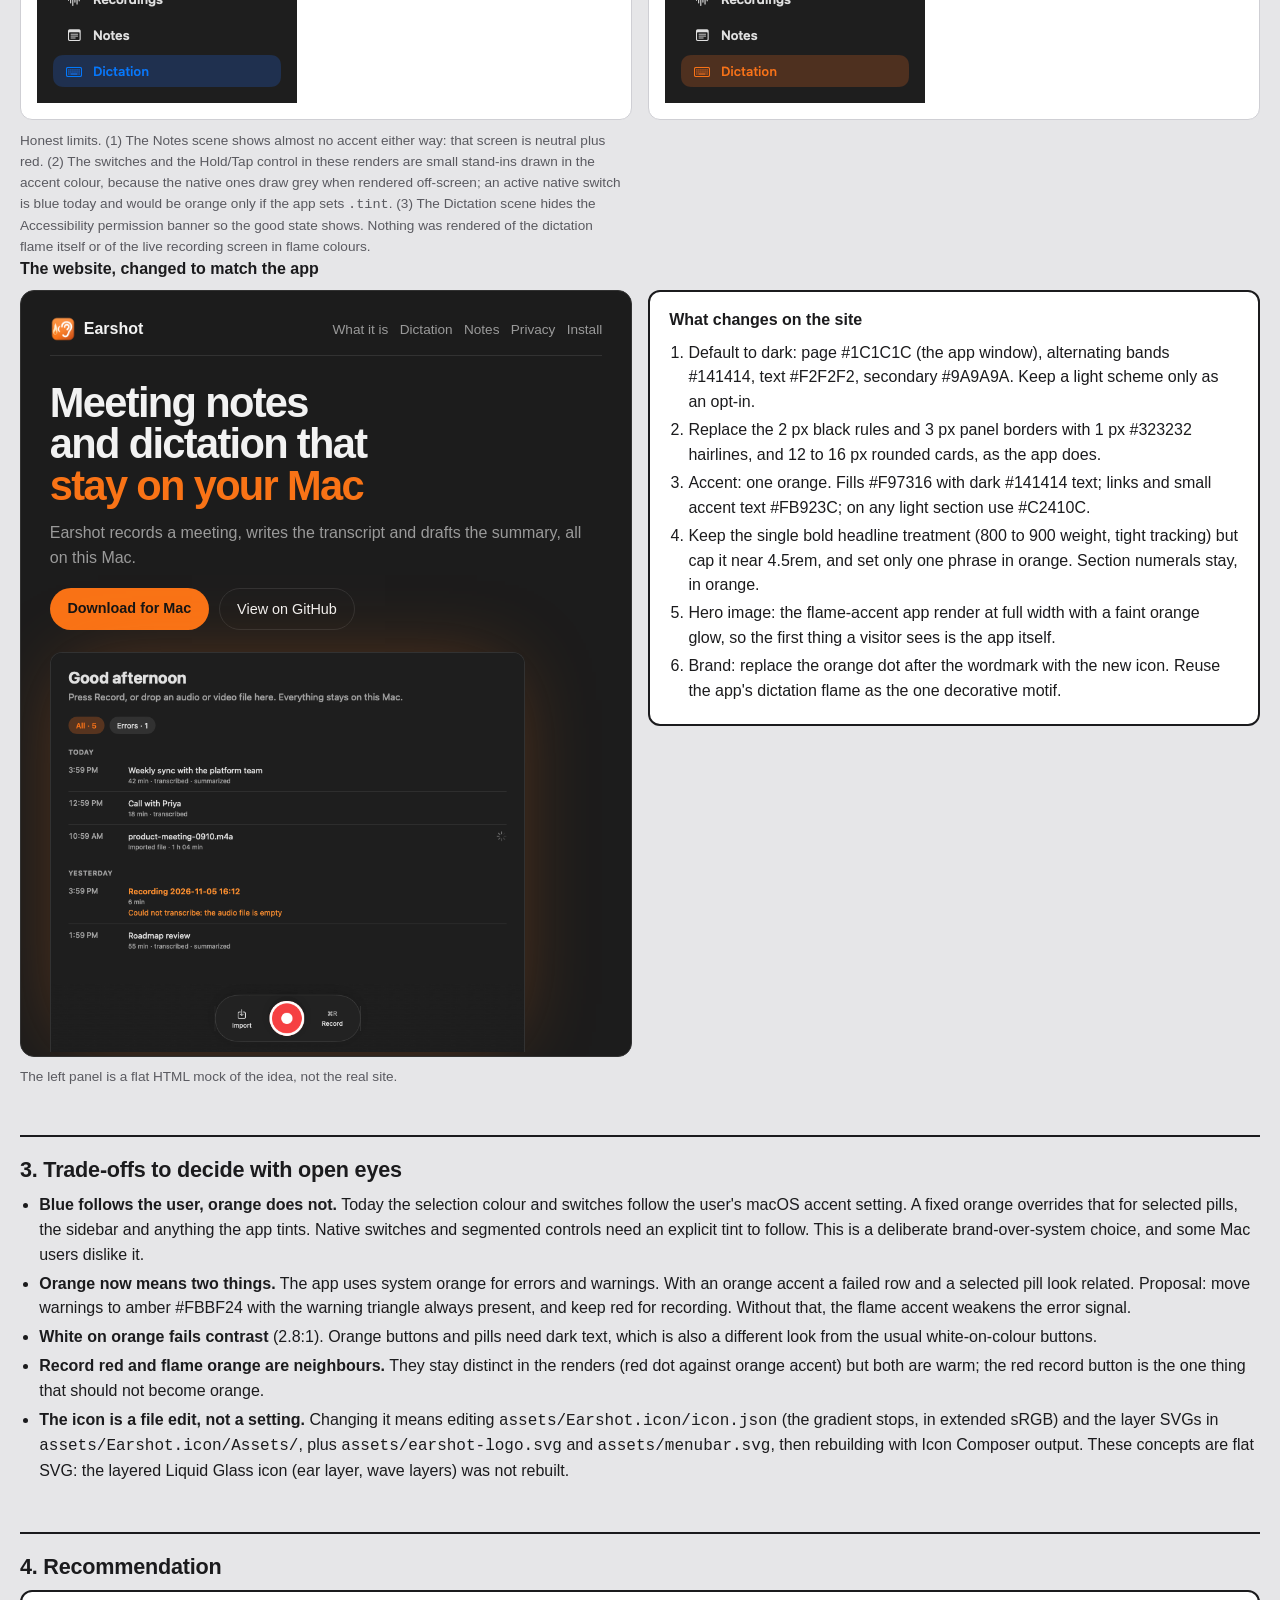
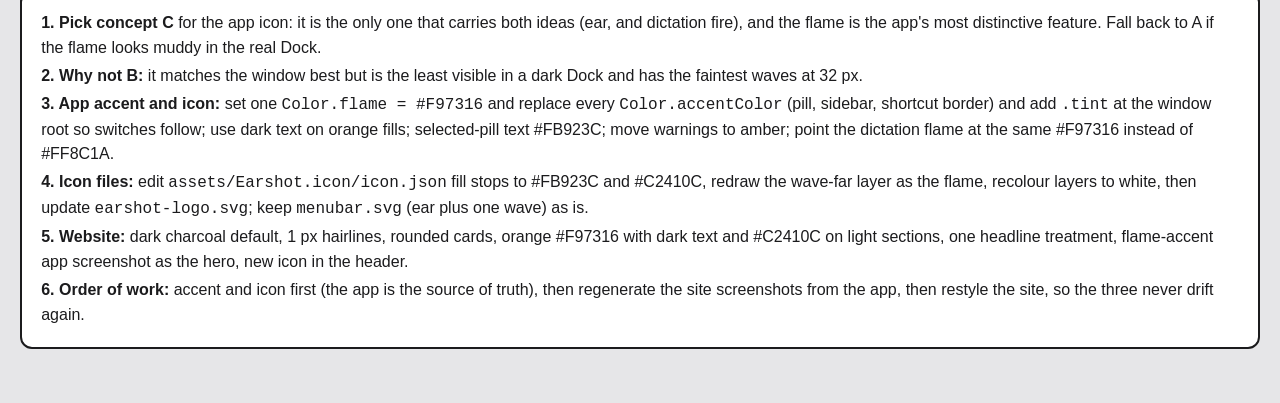
<file: docs/brand/brand-sheet.html>
<!doctype html>
<html lang="en">
<head>
<meta charset="utf-8">
<meta name="viewport" content="width=device-width, initial-scale=1">
<title>Earshot brand decision sheet</title>
<style>
  :root { --pg:#e6e6e8; --card:#fff; --ink:#1b1b1d; --mut:#5a5a60; --line:#cfcfd4; --f4:#FB923C; --f5:#F97316; --f6:#EA580C; --f7:#C2410C; --ch:#1C1C1C; }
  * { box-sizing:border-box; }
  body { margin:0; background:var(--pg); color:var(--ink); font:16px/1.55 -apple-system,BlinkMacSystemFont,"SF Pro Text","Helvetica Neue",Arial,sans-serif; }
  main { width:min(100% - 2rem, 1240px); margin:0 auto; padding:2rem 0 4rem; }
  h1 { font-size:2rem; margin:0 0 .25rem; letter-spacing:-.02em; }
  h2 { font-size:1.35rem; margin:3rem 0 .4rem; padding-top:1rem; border-top:2px solid var(--ink); letter-spacing:-.01em; }
  h3 { font-size:1rem; margin:0 0 .5rem; }
  p { margin:.3rem 0 .8rem; max-width:80ch; }
  .lead { color:var(--mut); }
  .row { display:grid; gap:1rem; align-items:start; }
  .c3 { grid-template-columns:repeat(3,minmax(0,1fr)); }
  .c2 { grid-template-columns:repeat(2,minmax(0,1fr)); }
  .card { background:var(--card); border:1px solid var(--line); border-radius:12px; padding:1rem; min-width:0; }
  .card img { max-width:100%; height:auto; display:block; }
  .cap { font-size:.85rem; color:var(--mut); margin:.6rem 0 0; }
  .tag { display:inline-block; font-size:.72rem; font-weight:700; letter-spacing:.08em; text-transform:uppercase; padding:.15rem .5rem; border-radius:99px; background:#eee; color:#444; margin-bottom:.5rem; }
  .tag.cur { background:#dfe8ff; color:#1d3fa8; } .tag.fl { background:#ffe6d2; color:#9a3412; }
  .logos { display:flex; gap:.9rem; align-items:flex-end; flex-wrap:wrap; }
  .logos figure { margin:0; text-align:center; font-size:.75rem; color:var(--mut); }
  .mb { display:flex; gap:.6rem; margin-top:.8rem; }
  .bar { flex:1; border-radius:6px; padding:.35rem .7rem; display:flex; align-items:center; gap:.7rem; font-size:.8rem; }
  .bar.l { background:#f1f1f3; color:#222; border:1px solid #d6d6da; }
  .bar.d { background:#2a2a2c; color:#eee; }
  .bar.d img { filter:invert(1); }
  .bar img { height:18px; width:auto; }
  .sw { display:grid; grid-template-columns:repeat(auto-fill,minmax(150px,1fr)); gap:.7rem; }
  .sw div { border-radius:10px; overflow:hidden; border:1px solid var(--line); background:#fff; font-size:.78rem; }
  .sw i { display:block; height:56px; }
  .sw b { display:block; padding:.4rem .55rem 0; font-size:.82rem; }
  .sw span { display:block; padding:0 .55rem .5rem; color:var(--mut); line-height:1.4; }
  table { border-collapse:collapse; width:100%; font-size:.85rem; background:#fff; }
  th, td { border:1px solid var(--line); padding:.35rem .55rem; text-align:left; vertical-align:top; }
  th { background:#f3f3f5; }
  .ok { color:#14703a; font-weight:700; } .no { color:#b3261e; font-weight:700; }
  .pair { display:grid; grid-template-columns:1fr 1fr; gap:.8rem; }
  .pair .card { padding:.7rem; }
  ul { margin:.3rem 0 .8rem; padding-left:1.2rem; } li { margin:.25rem 0; }
  /* website mock, flat CSS only */
  .web { background:#1C1C1C; color:#F2F2F2; border-radius:14px; padding:1.6rem 1.8rem 0; overflow:hidden; border:1px solid #323232; }
  .web .nav { display:flex; justify-content:space-between; align-items:center; font-size:.85rem; color:#9A9A9A; border-bottom:1px solid #323232; padding-bottom:.8rem; margin-bottom:1.6rem; }
  .web .nav b { color:#F2F2F2; display:flex; align-items:center; gap:.5rem; font-size:1rem; }
  .web .nav img { width:26px; height:26px; }
  .web h4 { margin:0; font-size:2.6rem; line-height:1; letter-spacing:-.04em; font-weight:800; max-width:14ch; }
  .web h4 em { font-style:normal; color:var(--f5); }
  .web p { color:#9A9A9A; margin:.9rem 0 1.1rem; }
  .web .btns { display:flex; gap:.6rem; margin-bottom:1.4rem; }
  .web .b1 { background:var(--f5); color:#141414; font-weight:700; padding:.55rem 1.1rem; border-radius:99px; font-size:.9rem; }
  .web .b2 { border:1px solid #323232; padding:.55rem 1.1rem; border-radius:99px; font-size:.9rem; }
  .web img.shot { width:86%; margin:0 auto -4px; border-radius:12px 12px 0 0; border:1px solid #323232; border-bottom:0; box-shadow:0 0 80px -20px rgba(249,115,22,.35); }
  .rec { background:#fff; border:2px solid var(--ink); border-radius:12px; padding:1rem 1.2rem; }
  .rec ol { margin:.3rem 0; padding-left:1.2rem; } .rec li { margin:.2rem 0; }
  @media (max-width:860px){ .c3,.c2,.pair{grid-template-columns:1fr;} }
</style>
</head>
<body>
<main>
<h1>Earshot: one look for logo, app and website</h1>
<p class="lead">Decision sheet. Nothing in the product was changed. App renders are the real SwiftUI views drawn with sample data from patched scratch copies; the website images are headless Chrome screenshots of <code>site/index.html</code>.</p>

<h2>1. Today: three looks that do not agree</h2>
<div class="row c3">
  <div class="card">
    <span class="tag">Logo</span>
    <img src="logo-current-512.png" alt="Current app icon: indigo gradient rounded square with a white ear and three white sound waves" width="512" height="512">
    <p class="cap">Indigo gradient #5B5BF0 to #2A1A7A, white ear, three fading waves. Speaks in violet.</p>
  </div>
  <div class="card">
    <span class="tag">App UI</span>
    <img src="app-current-recordings.png" alt="App Recordings home in a dark window, selected pill in system blue, failed row in orange" width="760" height="640">
    <p class="cap">Dark charcoal, hairline borders, rounded cards. Accent is the system blue (follows the user's macOS setting); orange means warning; red means recording.</p>
  </div>
  <div class="card">
    <span class="tag">Website</span>
    <img src="website-light.png" alt="Website hero: light paper page, huge black headline, orange button" width="1280" height="1500">
    <p class="cap">Light paper #F7F3EC, huge black 900-weight headline, 2 px black rules, flame-orange #E0400D. The only orange the app has is for warnings and the dictation flame, so the site and the app share no colour at all except by accident. (The site does ship a dark scheme: <a href="website-dark.png">website-dark.png</a>.)</p>
  </div>
</div>
<p>The app has a fourth, unspoken identity: the dictation flame, hard-coded orange <code>#FF8C1A</code>. It is the product's most memorable moment and it is the colour of neither the icon nor the UI accent. That is the opening for the proposal.</p>

<h2>2. Proposal: one flame-orange brand</h2>
<p class="lead">Dark charcoal surfaces and hairlines everywhere (as the app already is), one accent, flame orange <b>#F97316</b>, used for the logo, the app accent and the site.</p>

<h3>Palette and contrast</h3>
<div class="sw">
  <div><i style="background:#FB923C"></i><b>Flame 400 #FB923C</b><span>Accent text on dark. 7.5:1 on #1C1C1C</span></div>
  <div><i style="background:#F97316"></i><b>Flame 500 #F97316</b><span>The accent: fills, switches, selected states, logo. 6.1:1 on #1C1C1C</span></div>
  <div><i style="background:#EA580C"></i><b>Flame 600 #EA580C</b><span>Pressed, gradients. 4.8:1 on #1C1C1C</span></div>
  <div><i style="background:#C2410C"></i><b style="">Ember 700 #C2410C</b><span>Logo gradient end; text on light pages. 4.7:1 on paper</span></div>
  <div><i style="background:#1C1C1C"></i><b>Window #1C1C1C</b><span>Measured app background</span></div>
  <div><i style="background:#2B2B2B"></i><b>Pill #2B2B2B</b><span>Neutral chip fill; card hairline is #323232</span></div>
  <div><i style="background:#F2F2F2"></i><b>Text #F2F2F2</b><span>15.2:1 on #1C1C1C</span></div>
  <div><i style="background:#9A9A9A"></i><b>Secondary #9A9A9A</b><span>6.1:1 on #1C1C1C</span></div>
  <div><i style="background:#FBBF24"></i><b>Warning amber #FBBF24</b><span>Proposed, so warnings stop looking like the accent. 10.2:1</span></div>
  <div><i style="background:#FF453A"></i><b>Record red #FF453A</b><span>Unchanged role. 5.0:1</span></div>
</div>
<table style="margin-top:1rem">
  <tr><th>Pair</th><th>Ratio</th><th>Verdict</th></tr>
  <tr><td>Flame 500 text on #1C1C1C</td><td>6.08:1</td><td class="ok">Passes AA for body text</td></tr>
  <tr><td>Flame 500 text on its own 22 percent selected-pill fill (measured #49301E)</td><td>4.34:1</td><td class="no">Just under 4.5. Use Flame 400 for pill text: 5.38:1</td></tr>
  <tr><td>White text on Flame 500 button</td><td>2.80:1</td><td class="no">Fails. Do not put white text on #F97316</td></tr>
  <tr><td>#141414 text on Flame 500 button</td><td>6.57:1</td><td class="ok">Passes. Use dark text on orange fills</td></tr>
  <tr><td>White on Flame 600 #EA580C</td><td>3.56:1</td><td>Only for 18 pt bold or larger</td></tr>
  <tr><td>White on Ember 700 #C2410C</td><td>5.18:1</td><td class="ok">Passes: the light-page button colour</td></tr>
  <tr><td>Flame 500 text on paper #F7F3EC</td><td>2.53:1</td><td class="no">Fails. On light backgrounds use Ember 700 (4.68:1)</td></tr>
  <tr><td>System orange #FF9F0A (today's warning) on #1C1C1C</td><td>8.29:1</td><td>Fine for contrast, but it is the same hue family as the new accent</td></tr>
</table>
<p class="cap">Ratios computed from the sRGB values with the WCAG formula. Switch knobs and the logo are graphics, so the 3:1 rule applies, and orange on charcoal clears it.</p>

<h3 style="margin-top:1.6rem">Three logo concepts</h3>
<div class="row c3">
  <div class="card">
    <span class="tag fl">A. Recoloured</span>
    <div class="logos">
      <figure><img src="logo-a-512.png" width="200" height="200" alt="Concept A: orange gradient squircle, white ear and three waves">512</figure>
      <figure><img src="logo-a-64.png" width="64" height="64" alt="">64</figure>
      <figure><img src="logo-a-32.png" width="32" height="32" alt="">32</figure>
    </div>
    <div class="mb"><div class="bar l"><img src="logo-a-menubar.svg" alt="">menu bar, light</div><div class="bar d"><img src="logo-a-menubar.svg" alt="">dark</div></div>
    <p class="cap">Today's mark with the indigo swapped for the flame gradient (#FB923C to #F97316 to #C2410C). Smallest change; reads as "Earshot, but orange".</p>
  </div>
  <div class="card">
    <span class="tag fl">B. Dark, matches the app</span>
    <div class="logos">
      <figure><img src="logo-b-512.png" width="200" height="200" alt="Concept B: charcoal squircle with an orange ear and orange waves fading outward">512</figure>
      <figure><img src="logo-b-64.png" width="64" height="64" alt="">64</figure>
      <figure><img src="logo-b-32.png" width="32" height="32" alt="">32</figure>
    </div>
    <div class="mb"><div class="bar l"><img src="logo-b-menubar.svg" alt="">menu bar, light</div><div class="bar d"><img src="logo-b-menubar.svg" alt="">dark</div></div>
    <p class="cap">Charcoal tile with a hairline edge, orange ear, orange waves fading. It is the app window in icon form. Trade-off: the outer waves are faint at 32 px and the tile melts into a dark Dock or dark wallpaper.</p>
  </div>
  <div class="card">
    <span class="tag fl">C. The wave becomes a flame</span>
    <div class="logos">
      <figure><img src="logo-c-512.png" width="200" height="200" alt="Concept C: orange squircle, white ear, one wave, and the outer wave drawn as a small flame">512</figure>
      <figure><img src="logo-c-64.png" width="64" height="64" alt="">64</figure>
      <figure><img src="logo-c-32.png" width="32" height="32" alt="">32</figure>
    </div>
    <div class="mb"><div class="bar l"><img src="logo-c-menubar.svg" alt="">menu bar, light</div><div class="bar d"><img src="logo-c-menubar.svg" alt="">dark</div></div>
    <p class="cap">Ear plus one wave, and where the outer wave was there is now a flame: sound goes in, fire comes out where you dictate. Trade-off: it drops the mid wave, and at 18 px in the menu bar the flame is a blob, so keep the plain ear-and-wave template there (logo-a-menubar.svg).</p>
  </div>
</div>
<p class="cap">For reference, today's mark at 64 px: <img src="logo-current-64.png" width="64" height="64" alt="Current icon at 64 pixels" style="vertical-align:middle">. Each concept also exists as a monochrome template SVG for the menu bar (<code>logo-*-menubar.svg</code>), black on transparent, which macOS tints.</p>

<h3 style="margin-top:1.6rem">The app, current against flame</h3>
<p>Same views, same sample data, same dark appearance. Only <code>Color.accentColor</code> becomes #F97316. Selected filter pill, selected sidebar row and the switches take the new accent; failed rows and the permission banner stay system orange, which now sits very close to the accent (see trade-offs).</p>
<div class="row c2">
  <div class="card"><span class="tag cur">Current</span><img src="app-current-recordings.png" alt="Recordings home, current" width="760" height="640"></div>
  <div class="card"><span class="tag fl">Flame</span><img src="app-flame-recordings.png" alt="Recordings home, flame accent" width="760" height="640"></div>
  <div class="card"><span class="tag cur">Current</span><img src="app-current-dictation.png" alt="Dictation settings, current, switches in blue" width="680" height="881"></div>
  <div class="card"><span class="tag fl">Flame</span><img src="app-flame-dictation.png" alt="Dictation settings, flame, switches in orange" width="680" height="881"></div>
  <div class="card"><span class="tag cur">Current</span><img src="app-current-notes.png" alt="Notes, current" width="760" height="640"></div>
  <div class="card"><span class="tag fl">Flame</span><img src="app-flame-notes.png" alt="Notes, flame" width="760" height="640"></div>
  <div class="card"><span class="tag cur">Current sidebar</span><img src="app-current-sidebar.png" alt="Sidebar selection, current" width="260" height="256" style="max-width:260px"></div>
  <div class="card"><span class="tag fl">Flame sidebar</span><img src="app-flame-sidebar.png" alt="Sidebar selection, flame" width="260" height="256" style="max-width:260px"></div>
</div>
<p class="cap">Honest limits. (1) The Notes scene shows almost no accent either way: that screen is neutral plus red. (2) The switches and the Hold/Tap control in these renders are small stand-ins drawn in the accent colour, because the native ones draw grey when rendered off-screen; an active native switch is blue today and would be orange only if the app sets <code>.tint</code>. (3) The Dictation scene hides the Accessibility permission banner so the good state shows. Nothing was rendered of the dictation flame itself or of the live recording screen in flame colours.</p>

<h3>The website, changed to match the app</h3>
<div class="row c2">
  <div class="web">
    <div class="nav"><b><img src="logo-c-64.png" alt="">Earshot</b><span>What it is &nbsp; Dictation &nbsp; Notes &nbsp; Privacy &nbsp; Install</span></div>
    <h4>Meeting notes and dictation that <em>stay on your Mac</em></h4>
    <p>Earshot records a meeting, writes the transcript and drafts the summary, all on this Mac.</p>
    <div class="btns"><span class="b1">Download for Mac</span><span class="b2">View on GitHub</span></div>
    <img class="shot" src="app-flame-recordings.png" alt="Flame variant of the Recordings screen used as the hero image">
  </div>
  <div class="rec">
    <h3>What changes on the site</h3>
    <ol>
      <li>Default to dark: page #1C1C1C (the app window), alternating bands #141414, text #F2F2F2, secondary #9A9A9A. Keep a light scheme only as an opt-in.</li>
      <li>Replace the 2 px black rules and 3 px panel borders with 1 px #323232 hairlines, and 12 to 16 px rounded cards, as the app does.</li>
      <li>Accent: one orange. Fills #F97316 with dark #141414 text; links and small accent text #FB923C; on any light section use #C2410C.</li>
      <li>Keep the single bold headline treatment (800 to 900 weight, tight tracking) but cap it near 4.5rem, and set only one phrase in orange. Section numerals stay, in orange.</li>
      <li>Hero image: the flame-accent app render at full width with a faint orange glow, so the first thing a visitor sees is the app itself.</li>
      <li>Brand: replace the orange dot after the wordmark with the new icon. Reuse the app's dictation flame as the one decorative motif.</li>
    </ol>
  </div>
</div>
<p class="cap">The left panel is a flat HTML mock of the idea, not the real site.</p>

<h2>3. Trade-offs to decide with open eyes</h2>
<ul>
  <li><b>Blue follows the user, orange does not.</b> Today the selection colour and switches follow the user's macOS accent setting. A fixed orange overrides that for selected pills, the sidebar and anything the app tints. Native switches and segmented controls need an explicit tint to follow. This is a deliberate brand-over-system choice, and some Mac users dislike it.</li>
  <li><b>Orange now means two things.</b> The app uses system orange for errors and warnings. With an orange accent a failed row and a selected pill look related. Proposal: move warnings to amber #FBBF24 with the warning triangle always present, and keep red for recording. Without that, the flame accent weakens the error signal.</li>
  <li><b>White on orange fails contrast</b> (2.8:1). Orange buttons and pills need dark text, which is also a different look from the usual white-on-colour buttons.</li>
  <li><b>Record red and flame orange are neighbours.</b> They stay distinct in the renders (red dot against orange accent) but both are warm; the red record button is the one thing that should not become orange.</li>
  <li><b>The icon is a file edit, not a setting.</b> Changing it means editing <code>assets/Earshot.icon/icon.json</code> (the gradient stops, in extended sRGB) and the layer SVGs in <code>assets/Earshot.icon/Assets/</code>, plus <code>assets/earshot-logo.svg</code> and <code>assets/menubar.svg</code>, then rebuilding with Icon Composer output. These concepts are flat SVG: the layered Liquid Glass icon (ear layer, wave layers) was not rebuilt.</li>
</ul>

<h2>4. Recommendation</h2>
<div class="rec">
  <ol style="list-style:none;padding:0;margin:0">
    <li><b>1. Pick concept C</b> for the app icon: it is the only one that carries both ideas (ear, and dictation fire), and the flame is the app's most distinctive feature. Fall back to A if the flame looks muddy in the real Dock.</li>
    <li><b>2. Why not B:</b> it matches the window best but is the least visible in a dark Dock and has the faintest waves at 32 px.</li>
    <li><b>3. App accent and icon:</b> set one <code>Color.flame = #F97316</code> and replace every <code>Color.accentColor</code> (pill, sidebar, shortcut border) and add <code>.tint</code> at the window root so switches follow; use dark text on orange fills; selected-pill text #FB923C; move warnings to amber; point the dictation flame at the same #F97316 instead of #FF8C1A.</li>
    <li><b>4. Icon files:</b> edit <code>assets/Earshot.icon/icon.json</code> fill stops to #FB923C and #C2410C, redraw the wave-far layer as the flame, recolour layers to white, then update <code>earshot-logo.svg</code>; keep <code>menubar.svg</code> (ear plus one wave) as is.</li>
    <li><b>5. Website:</b> dark charcoal default, 1 px hairlines, rounded cards, orange #F97316 with dark text and #C2410C on light sections, one headline treatment, flame-accent app screenshot as the hero, new icon in the header.</li>
    <li><b>6. Order of work:</b> accent and icon first (the app is the source of truth), then regenerate the site screenshots from the app, then restyle the site, so the three never drift again.</li>
  </ol>
</div>
</main>
</body>
</html>
</file>
<file: site/style.css>
:root {
  color-scheme: light dark;
  --bg: #f7f3ec;
  --bg-alt: #ebe4d6;
  --ink: #15110e;
  --muted: #4a423a;
  --accent: #e0400d;       /* large type and decoration only */
  --accent-text: #b32d04;  /* small text */
  --btn: #c2330a;
  --btn-ink: #ffffff;
  --rule: #15110e;
  --panel: #fffdf8;
  --shadow: 0 2px 4px rgba(20,12,6,.25), 0 24px 48px -12px rgba(20,12,6,.45), 0 60px 90px -30px rgba(20,12,6,.35);
  --band-ink: #15110e;
  --band-ink-text: #f3eee6;
  --band-ink-muted: #c9bfb2;
  --code-bg: #1b1714;
  --code-ink: #f3eee6;
  --sans: -apple-system, BlinkMacSystemFont, "SF Pro Display", "Segoe UI", Roboto, "Helvetica Neue", Arial, sans-serif;
  --mono: ui-monospace, SFMono-Regular, Menlo, Consolas, monospace;
}
@media (prefers-color-scheme: dark) {
  :root {
    --bg: #100e0d;
    --bg-alt: #1a1715;
    --ink: #f3eee6;
    --muted: #bfb5a8;
    --accent: #ff6b3d;
    --accent-text: #ff8a63;
    --btn: #ff6b3d;
    --btn-ink: #140d09;
    --rule: #f3eee6;
    --panel: #14110f;
    --shadow: 0 0 0 1px rgba(255,255,255,.1), 0 24px 48px -12px rgba(0,0,0,.8), 0 0 90px -20px rgba(255,107,61,.25);
    --band-ink: #060505;
    --code-bg: #060505;
  }
}
*, *::before, *::after { box-sizing: border-box; }
html { scroll-behavior: smooth; scroll-padding-top: 5rem; -webkit-text-size-adjust: 100%; }
body {
  margin: 0; background: var(--bg); color: var(--ink);
  font: 400 1.125rem/1.7 var(--sans);
  -webkit-font-smoothing: antialiased;
}
h1, h2, h3, h4 { margin: 0; line-height: 1.05; letter-spacing: -.03em; font-weight: 800; }
p { margin: 0 0 1.1rem; max-width: 68ch; }
a { color: var(--accent-text); text-underline-offset: .2em; }
code { font-family: var(--mono); font-size: .88em; overflow-wrap: anywhere; }
.wrap { width: min(100% - 2.5rem, 70rem); margin-inline: auto; }
.narrow { width: min(100% - 2.5rem, 48rem); }

:focus-visible { outline: 3px solid var(--accent); outline-offset: 3px; border-radius: 3px; }
.skip { position: absolute; left: .75rem; top: -4rem; z-index: 20; background: var(--ink); color: var(--bg); padding: .75rem 1rem; border-radius: .5rem; min-height: 44px; }
.skip:focus { top: .75rem; }

/* header */
.top { position: sticky; top: 0; z-index: 10; background: color-mix(in srgb, var(--bg) 92%, transparent); backdrop-filter: blur(10px); border-bottom: 2px solid var(--rule); }
.top-in { display: flex; align-items: center; justify-content: space-between; gap: 1rem; flex-wrap: wrap; padding-block: .35rem; }
.brand { font-weight: 900; font-size: 1.4rem; letter-spacing: -.04em; color: var(--ink); text-decoration: none; padding: .5rem 0; min-height: 44px; display: inline-flex; align-items: center; }
.mark { width: 2rem; height: 2rem; flex: none; margin-right: .6rem; background: url("earshot-logo.png") center / contain no-repeat; }
.brand { gap: 0; }
.top ul { list-style: none; margin: 0; padding: 0; display: flex; flex-wrap: wrap; gap: 0 .25rem; }
.top nav a { display: inline-flex; align-items: center; min-height: 44px; padding: 0 .7rem; color: var(--ink); text-decoration: none; font-size: .95rem; font-weight: 600; }
.top nav a:hover { color: var(--accent-text); text-decoration: underline; text-decoration-thickness: 2px; }

/* hero */
.hero { padding-top: clamp(3rem, 8vw, 6.5rem); background: linear-gradient(var(--bg) calc(100% - 15rem), var(--bg-alt) 0); padding-bottom: 3rem; }
.kicker { font-weight: 800; text-transform: uppercase; letter-spacing: .14em; font-size: .85rem; color: var(--accent-text); margin-bottom: 1.25rem; }
.hero h1 { font-size: clamp(2.8rem, 9.5vw, 7.2rem); line-height: .95; letter-spacing: -.05em; font-weight: 900; max-width: 15ch; }
.lede { font-size: clamp(1.2rem, 2.2vw, 1.6rem); line-height: 1.5; color: var(--muted); max-width: 40em; margin-top: 1.75rem; }
.cta { display: flex; flex-wrap: wrap; gap: .9rem; margin-top: 2rem; margin-bottom: 1rem; }
.btn { display: inline-flex; align-items: center; justify-content: center; min-height: 56px; padding: 0 1.8rem; border-radius: 999px; font-weight: 800; font-size: 1.1rem; text-decoration: none; letter-spacing: -.01em; border: 2px solid var(--ink); transition: transform .15s; }
.btn-primary { background: var(--btn); color: var(--btn-ink); border-color: var(--btn); }
.btn-ghost { background: transparent; color: var(--ink); }
.btn:hover { transform: translateY(-2px); }
.req { font-size: .98rem; color: var(--muted); font-weight: 600; }

/* figures */
.shot { margin: 0; }
.shot img { display: block; width: 100%; max-width: 760px; height: auto; border-radius: 14px; box-shadow: var(--shadow); background: #0c0b0a; }
.shot figcaption { margin-top: 1.1rem; font-size: .95rem; line-height: 1.55; color: var(--muted); max-width: 62ch; }
.sample { display: block; margin-top: .6rem; font-weight: 700; color: var(--ink); }
.hero-shot { margin-top: clamp(2.5rem, 6vw, 4.5rem); }
.hero-shot img { margin-inline: auto; }
.hero-shot figcaption { margin-inline: auto; max-width: 760px; }

/* bands */
.band { padding-block: clamp(4rem, 9vw, 8rem); }
.band-alt { background: var(--bg-alt); }
.band-ink { background: var(--band-ink); color: var(--band-ink-text); --muted: var(--band-ink-muted); --accent-text: #ff8a63; --ink: var(--band-ink-text); }
.band-ink a { color: #ff8a63; }
.secno { font-size: clamp(5rem, 14vw, 11rem); line-height: .8; font-weight: 900; letter-spacing: -.07em; color: var(--accent); margin: 0 0 .5rem; opacity: .95; }
.band h2 { font-size: clamp(2.6rem, 7vw, 5.2rem); letter-spacing: -.05em; font-weight: 900; }
.sub { font-size: clamp(1.3rem, 2.8vw, 2rem); margin-top: 1rem; margin-bottom: 2rem; letter-spacing: -.025em; font-weight: 700; color: var(--muted); }
.sub.small { margin-top: 3rem; margin-bottom: 1rem; color: var(--ink); }
.big { font-size: clamp(1.25rem, 2.2vw, 1.55rem); line-height: 1.55; }
.aside { font-weight: 600; color: var(--muted); border-left: 5px solid var(--accent); padding-left: 1rem; }

/* three functions */
.three { display: grid; gap: 1.25rem; grid-template-columns: repeat(3, 1fr); margin-top: 1rem; }
.fn { border-top: 6px solid var(--ink); padding-top: 1.1rem; }
.fn h4 { font-size: clamp(1.8rem, 3.4vw, 2.6rem); margin-bottom: .8rem; }
.fn:nth-child(1) { border-top-color: var(--accent); }
.fn p { color: var(--muted); font-size: 1.05rem; }

/* stepper */
.steps { list-style: none; counter-reset: s; padding: 0; margin: 2.5rem 0 2rem; display: grid; grid-template-columns: repeat(4, 1fr); gap: 1.5rem; position: relative; }
.steps li { counter-increment: s; position: relative; padding-top: 4.5rem; font-size: 1rem; line-height: 1.6; color: var(--muted); }
.steps li::before { content: counter(s); position: absolute; top: 0; left: 0; width: 3.2rem; height: 3.2rem; display: grid; place-items: center; background: var(--btn); color: var(--btn-ink); border-radius: 50%; font-weight: 900; font-size: 1.5rem; z-index: 1; }
.steps li:not(:last-child)::after { content: ""; position: absolute; top: 1.5rem; left: 3.2rem; right: -1.5rem; height: 3px; background: var(--ink); }
.steps li strong { display: block; color: var(--ink); font-size: 1.3rem; line-height: 1.15; letter-spacing: -.02em; margin-bottom: .5rem; }

.gallery { display: grid; grid-template-columns: repeat(2, minmax(0, 1fr)); gap: 3rem 2.5rem; margin-top: 4rem; align-items: start; }
.gallery .wide { grid-column: 1 / -1; }
.gallery .wide img { max-width: 760px; }

/* dictation */
.dict { display: grid; grid-template-columns: minmax(0, 1.25fr) minmax(0, 1fr); gap: 4rem; align-items: start; }
.dict-shot { position: sticky; top: 6rem; }
.feat { list-style: none; padding: 0; margin: 2rem 0; display: grid; gap: 0; }
.feat li { padding: 1.1rem 0; border-top: 1px solid color-mix(in srgb, var(--ink) 30%, transparent); font-size: 1rem; line-height: 1.6; color: var(--muted); max-width: 68ch; }
.feat strong { display: block; color: var(--ink); font-size: 1.15rem; letter-spacing: -.01em; }

/* notes */
.notes-grid { display: grid; grid-template-columns: repeat(2, minmax(0, 1fr)); gap: 3rem 2.5rem; align-items: start; }
.notes-text { grid-column: 1 / -1; max-width: 48rem; }
.pull { font-size: clamp(1.8rem, 4vw, 3rem); line-height: 1.1; font-weight: 900; letter-spacing: -.04em; color: var(--accent-text); margin-top: 2rem; }

/* privacy */
.panels { display: grid; grid-template-columns: repeat(2, minmax(0, 1fr)); gap: 1.5rem; margin-top: 2.5rem; align-items: stretch; }
.panel { padding: clamp(1.5rem, 3vw, 2.5rem); border-radius: 20px; }
.panel h3 { font-size: clamp(1.7rem, 3.2vw, 2.4rem); margin-bottom: 1.25rem; }
.panel-in { background: var(--panel); border: 3px solid var(--ink); }
.panel-in h3::before { content: "Stays"; display: block; font-size: .8rem; letter-spacing: .14em; text-transform: uppercase; color: var(--accent-text); margin-bottom: .6rem; }
.panel-out { background: transparent; border: 3px dashed var(--accent-text); }
.panel-out h3::before { content: "Stops"; display: block; font-size: .8rem; letter-spacing: .14em; text-transform: uppercase; color: var(--accent-text); margin-bottom: .6rem; }
.panel ul { padding-left: 1.2rem; margin: 0 0 1rem; }
.panel li { margin-bottom: 1rem; font-size: 1rem; line-height: 1.65; }
.choice { font-weight: 800; font-size: 1.3rem; letter-spacing: -.02em; }
.status-shot { margin-top: 2rem; }
.status-shot img { width: 260px; max-width: 100%; }

/* install */
.need { font-size: 1.1rem; border: 2px solid var(--ink); border-radius: 14px; padding: 1.1rem 1.3rem; }
.inst { list-style: none; counter-reset: i; padding: 0; margin: 3rem 0; }
.inst > li { counter-increment: i; position: relative; padding: 0 0 2.5rem 4.5rem; min-width: 0; }
.inst > li::before { content: counter(i); position: absolute; left: 0; top: -.2rem; font-size: 3.4rem; font-weight: 900; letter-spacing: -.06em; line-height: 1; color: var(--accent); }
.inst > li:not(:last-child)::after { content: ""; position: absolute; left: 1rem; top: 3.4rem; bottom: .6rem; width: 3px; background: color-mix(in srgb, var(--ink) 25%, transparent); }
.inst h4 { font-size: 1.6rem; margin-bottom: .75rem; }
.inst ul { padding-left: 1.2rem; }
.inst li li { margin-bottom: .7rem; }
pre { margin: 0 0 1rem; padding: 1.1rem 1.25rem; background: var(--code-bg); color: var(--code-ink); border-radius: 12px; overflow-x: auto; max-width: 100%; font: 400 .85rem/1.7 var(--mono); -webkit-overflow-scrolling: touch; }
pre code { font-size: inherit; overflow-wrap: normal; white-space: pre; }
.note { border-left: 8px solid var(--accent); background: var(--bg-alt); padding: 1.5rem 1.5rem 1rem; border-radius: 0 14px 14px 0; min-width: 0; }
.note h4 { font-size: 1.4rem; margin-bottom: .75rem; }

/* footer */
.foot { background: var(--band-ink); color: var(--band-ink-text); padding-block: 3rem; }
.foot-in { display: flex; flex-wrap: wrap; align-items: center; gap: 1rem 2.5rem; }
.foot p { margin: 0; }
.foot-brand { display: flex; align-items: center; font-size: 2rem; font-weight: 900; letter-spacing: -.05em; }
.foot ul { list-style: none; margin: 0; padding: 0; display: flex; flex-wrap: wrap; gap: 0 .5rem; margin-left: auto; }
.foot a { color: #ff8a63; display: inline-flex; align-items: center; min-height: 44px; padding: 0 .6rem; font-weight: 700; }

/* responsive */
@media (max-width: 62rem) {
  .three { grid-template-columns: 1fr; }
  .steps { grid-template-columns: 1fr 1fr; row-gap: 2.5rem; }
  .steps li:nth-child(2)::after { display: none; }
  .dict { grid-template-columns: 1fr; gap: 3rem; }
  .dict-shot { position: static; }
  .dict-shot img { max-width: 680px; }
  .panels { grid-template-columns: 1fr; }
}
@media (max-width: 40rem) {
  body { font-size: 1.05rem; }
  .top-in { padding-block: .1rem; }
  .top ul { gap: 0; }
  .top nav a { padding: 0 .55rem; font-size: .9rem; }
  .hero { background: linear-gradient(var(--bg) calc(100% - 22rem), var(--bg-alt) 0); }
  .steps { grid-template-columns: 1fr; gap: 0; }
  .steps li { padding: 0 0 2.2rem 4.4rem; min-height: 4rem; }
  .steps li::after { display: none; }
  .steps li:not(:last-child)::after { display: block; top: 3.4rem; bottom: .3rem; left: 1.5rem; right: auto; width: 3px; height: auto; }
  .gallery, .notes-grid { grid-template-columns: 1fr; }
  .btn { width: 100%; }
  .inst > li { padding-left: 3rem; }
  .inst > li::before { font-size: 2.6rem; }
  .inst > li:not(:last-child)::after { left: .7rem; top: 2.8rem; }
  .foot ul { margin-left: -.6rem; }
}
@media (prefers-reduced-motion: reduce) {
  html { scroll-behavior: auto; }
  *, *::before, *::after { transition: none !important; animation: none !important; }
  .btn:hover { transform: none; }
}

.dict-mockup { margin: 2.5rem auto 0; max-width: min(800px, 100%); min-width: 0; }
.dict-mockup img { width: 100%; max-width: 100%; height: auto; border-radius: 14px; box-shadow: var(--shadow); background: #0c0b0a; }
.dict-mockup figcaption { max-width: 100%; overflow-wrap: anywhere; }
</file>
